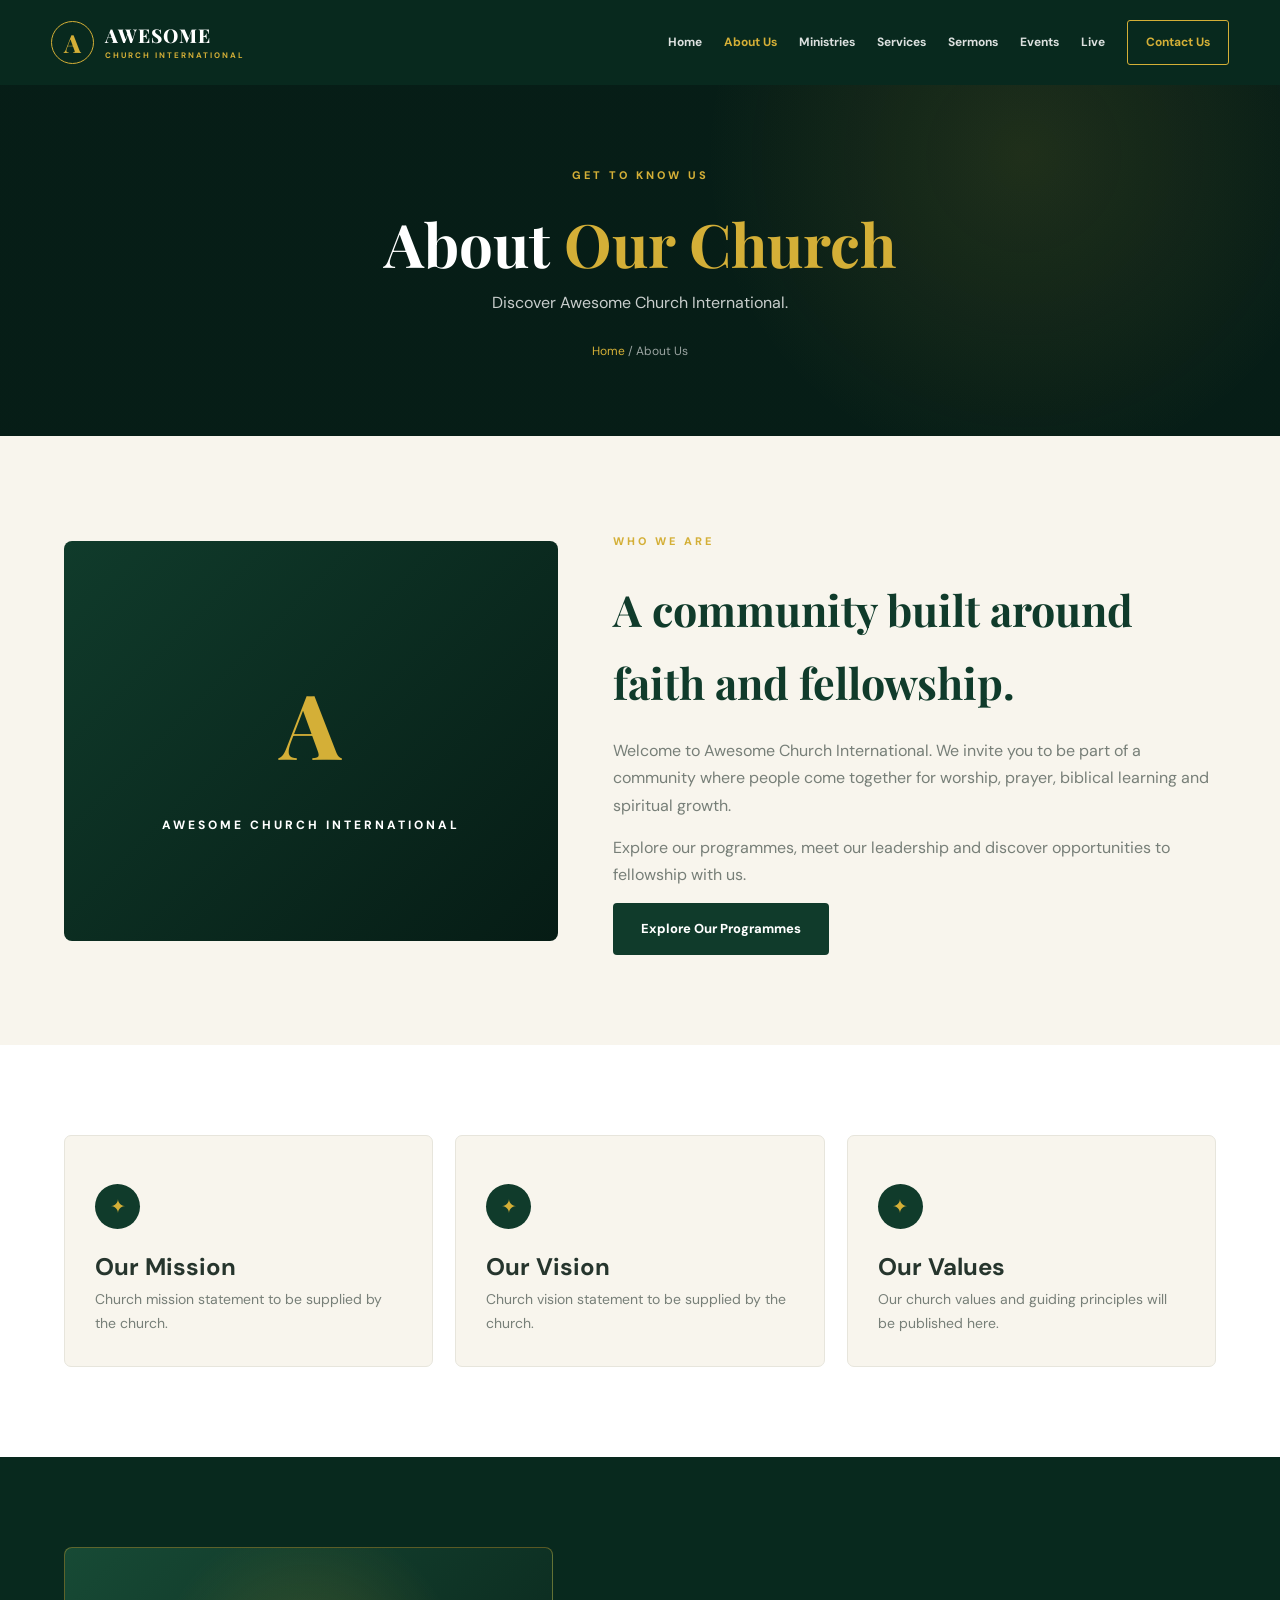
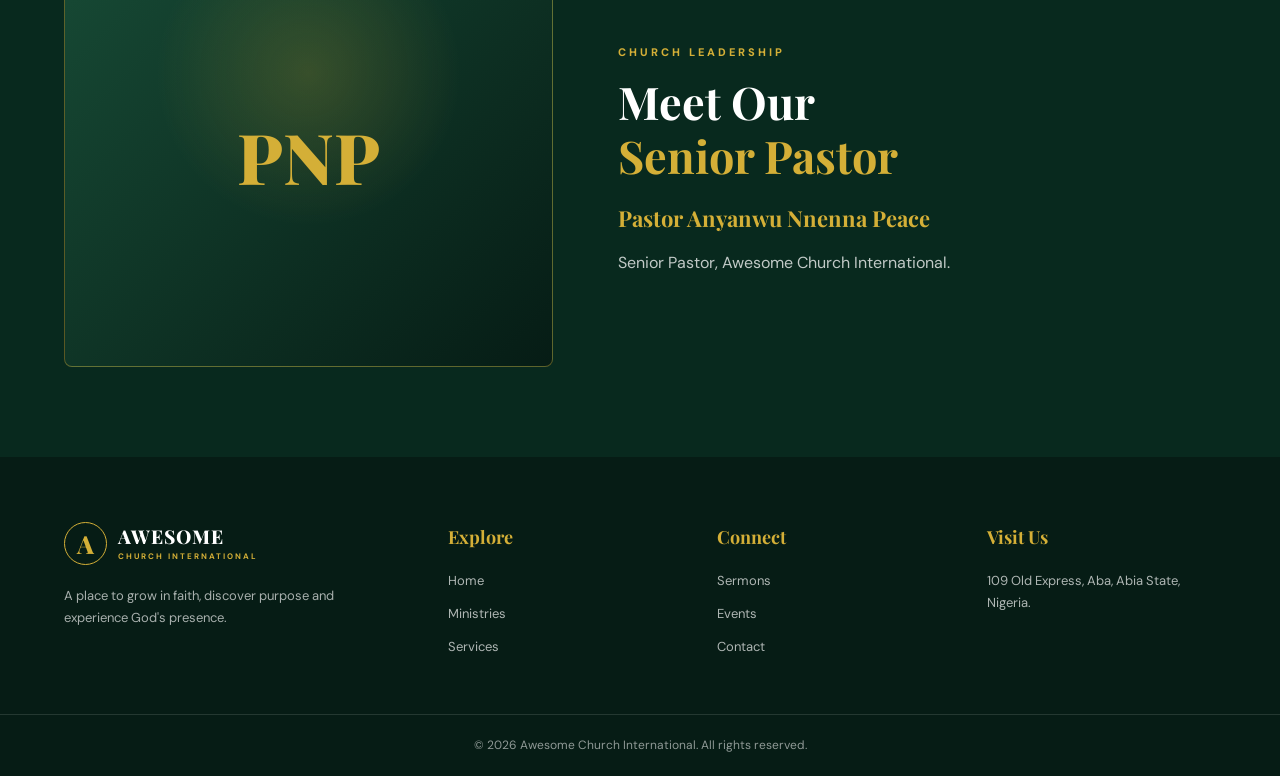
<file: about.html>
<!DOCTYPE html>
<html lang="en">
<head>
    <meta charset="UTF-8">
    <meta name="viewport" content="width=device-width, initial-scale=1.0">
    <title>About Us | Awesome Church International</title>
    <link rel="preconnect" href="https://fonts.googleapis.com">
    <link rel="preconnect" href="https://fonts.gstatic.com" crossorigin>
    <link href="https://fonts.googleapis.com/css2?family=DM+Sans:wght@400;500;600;700;800&family=Playfair+Display:wght@500;600;700;800&display=swap" rel="stylesheet">
    <link rel="stylesheet" href="style.css">
</head>
<body>

<header class="header" id="header">
    <div class="nav-container">
        <a href="index.html" class="logo">
            <span class="logo-icon">A</span>
            <span class="logo-text">AWESOME<small>CHURCH INTERNATIONAL</small></span>
        </a>
        <button class="menu-toggle" id="menu-toggle" aria-label="Open navigation" aria-expanded="false">
            <span></span><span></span><span></span>
        </button>
        <nav class="navigation" id="navigation">
            <a href="index.html">Home</a>
            <a href="about.html" class="active">About Us</a>
            <a href="ministries.html">Ministries</a>
            <a href="services.html">Services</a>
            <a href="sermons.html">Sermons</a>
            <a href="events.html">Events</a>
            <a href="live.html">Live</a>
            <a href="contact.html" class="nav-button">Contact Us</a>
        </nav>
    </div>
</header>

<main>
    <section class="page-hero">
        <div class="container">
            <span class="section-label">GET TO KNOW US</span>
            <h1>About <span>Our Church</span></h1>
            <p>Discover Awesome Church International.</p>
            <div class="breadcrumb"><a href="index.html">Home</a> / About Us</div>
        </div>
    </section>

    <section class="section">
        <div class="container about-grid">
            <div class="about-visual reveal">
                <div class="about-visual-inner">
                    <span>A</span>
                    <p>AWESOME CHURCH INTERNATIONAL</p>
                </div>
            </div>
            <div class="about-content reveal">
                <span class="section-label">WHO WE ARE</span>
                <h2>A community built around <span>faith and fellowship.</span></h2>
                <p>
                    Welcome to Awesome Church International. We invite you
                    to be part of a community where people come together
                    for worship, prayer, biblical learning and spiritual growth.
                </p>
                <p>
                    Explore our programmes, meet our leadership and discover
                    opportunities to fellowship with us.
                </p>
                <a href="services.html" class="btn btn-dark">Explore Our Programmes</a>
            </div>
        </div>
    </section>

    <section class="section mission-section">
        <div class="container mission-grid">
            <article class="mission-card reveal">
                <span class="programme-icon">✦</span>
                <h2>Our Mission</h2>
                <p>Church mission statement to be supplied by the church.</p>
            </article>
            <article class="mission-card reveal">
                <span class="programme-icon">✦</span>
                <h2>Our Vision</h2>
                <p>Church vision statement to be supplied by the church.</p>
            </article>
            <article class="mission-card reveal">
                <span class="programme-icon">✦</span>
                <h2>Our Values</h2>
                <p>Our church values and guiding principles will be published here.</p>
            </article>
        </div>
    </section>

    <section class="section pastor-section">
        <div class="container pastor-grid">
            <div class="pastor-image reveal">
                <div class="pastor-placeholder"><span>PNP</span></div>
            </div>
            <div class="pastor-content reveal">
                <span class="section-label">CHURCH LEADERSHIP</span>
                <h2>Meet Our <span>Senior Pastor</span></h2>
                <h3>Pastor Anyanwu Nnenna Peace</h3>
                <p>Senior Pastor, Awesome Church International.</p>
            </div>
        </div>
    </section>
</main>

<footer class="footer">
    <div class="container footer-grid">
        <div class="footer-brand">
            <a href="index.html" class="logo footer-logo"><span class="logo-icon">A</span><span class="logo-text">AWESOME<small>CHURCH INTERNATIONAL</small></span></a>
            <p>A place to grow in faith, discover purpose and experience God's presence.</p>
        </div>
        <div class="footer-links">
            <h3>Explore</h3>
            <a href="index.html">Home</a><a href="ministries.html">Ministries</a><a href="services.html">Services</a>
        </div>
        <div class="footer-links">
            <h3>Connect</h3>
            <a href="sermons.html">Sermons</a><a href="events.html">Events</a><a href="contact.html">Contact</a>
        </div>
        <div class="footer-links">
            <h3>Visit Us</h3>
            <p>109 Old Express, Aba, Abia State, Nigeria.</p>
        </div>
    </div>
    <div class="footer-bottom"><div class="container"><p>© <span id="current-year"></span> Awesome Church International. All rights reserved.</p></div></div>
</footer>

<script src="script.js"></script>
</body>
</html>
</file>
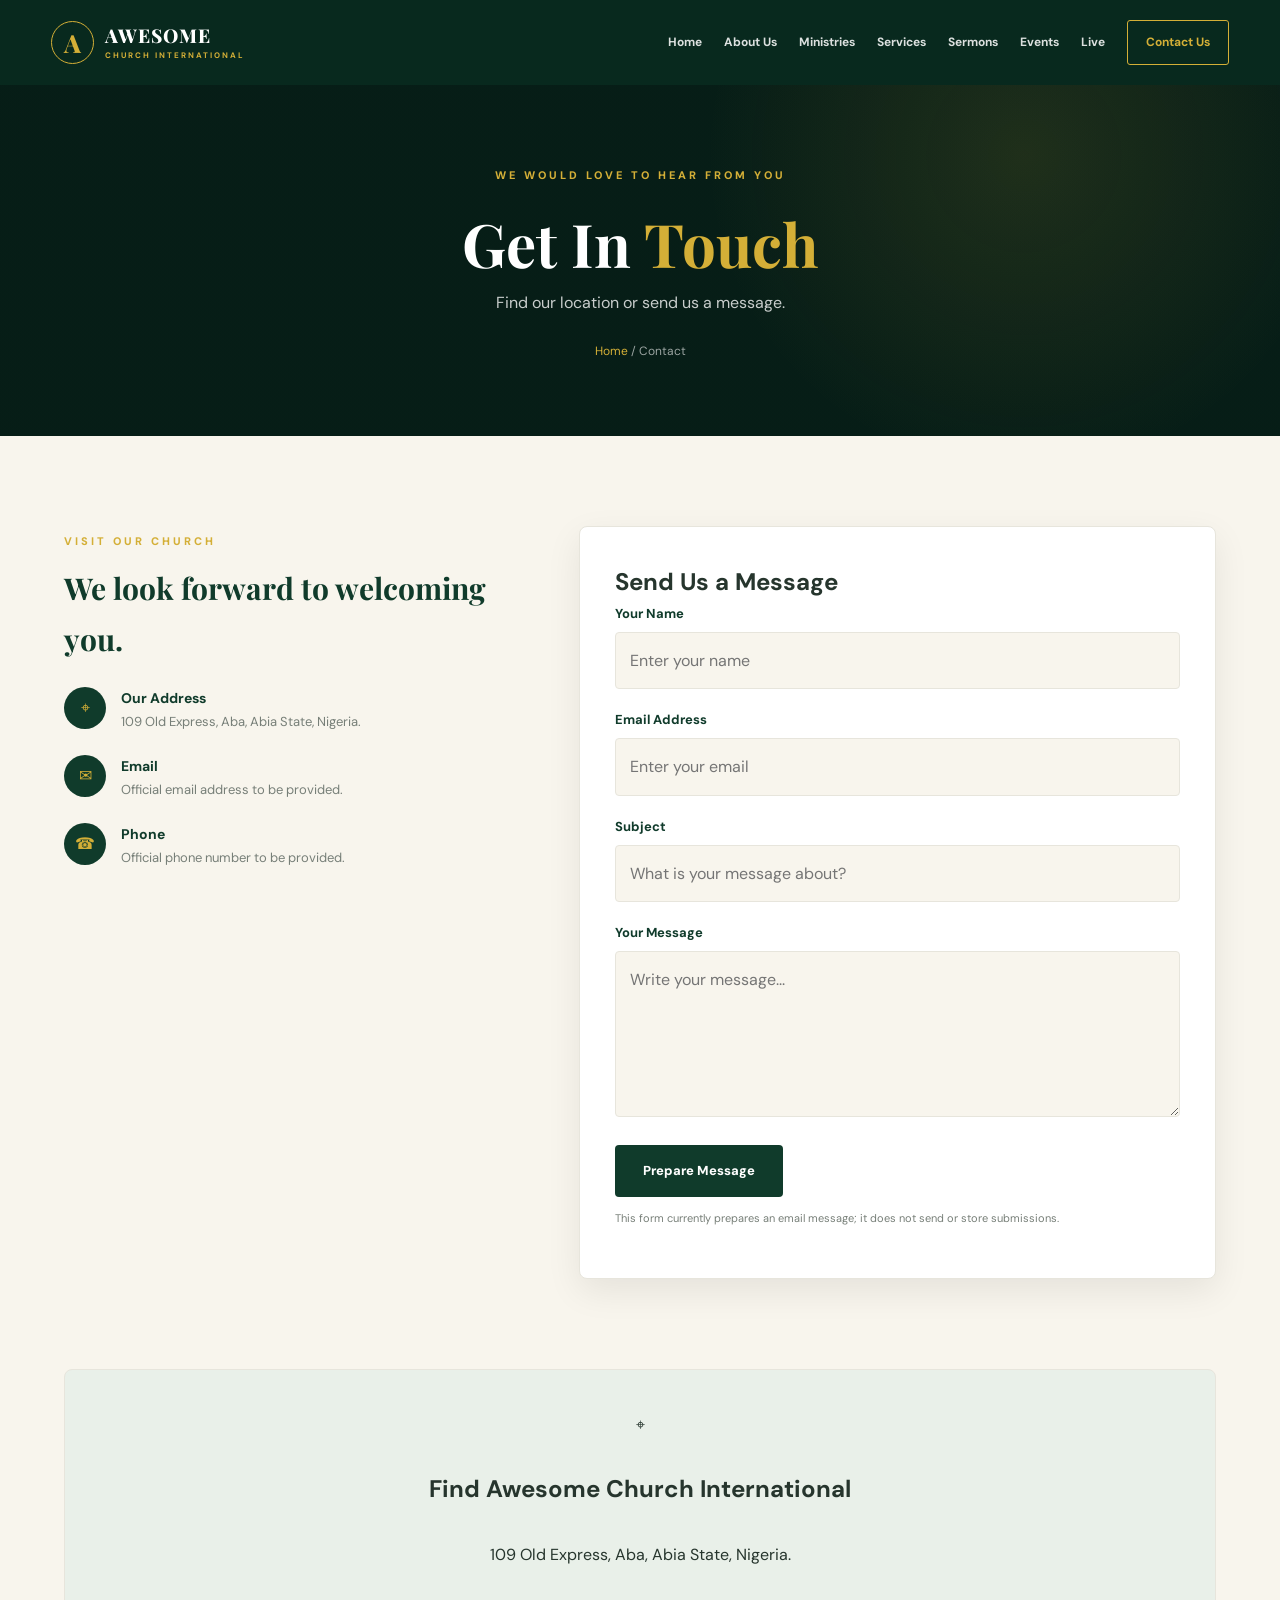
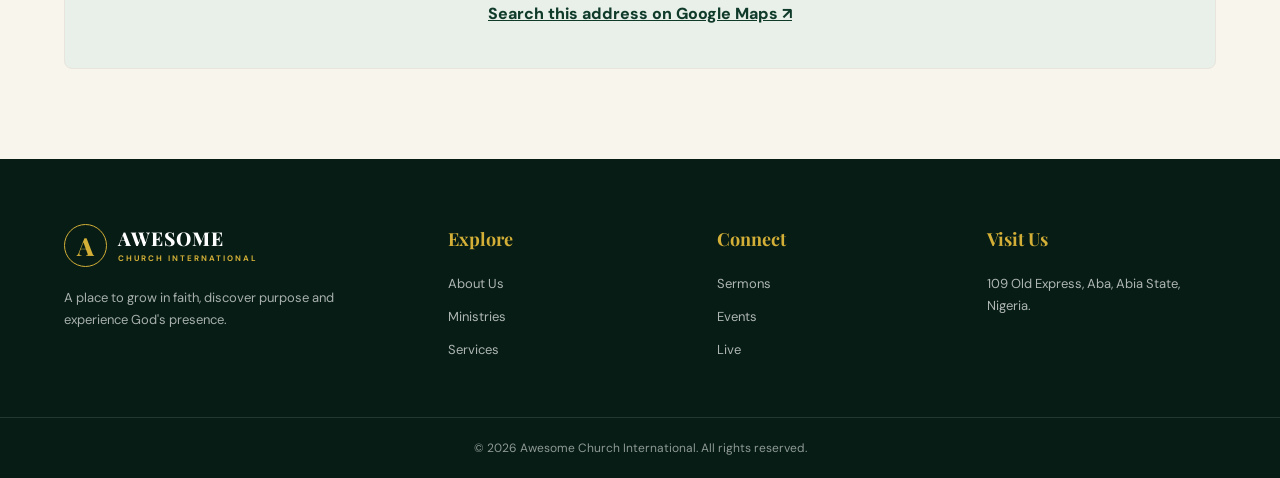
<file: contact.html>
<!DOCTYPE html>
<html lang="en">
<head>
    <meta charset="UTF-8">
    <meta name="viewport" content="width=device-width, initial-scale=1.0">
    <title>Contact Us | Awesome Church International</title>
    <link rel="preconnect" href="https://fonts.googleapis.com">
    <link rel="preconnect" href="https://fonts.gstatic.com" crossorigin>
    <link href="https://fonts.googleapis.com/css2?family=DM+Sans:wght@400;500;600;700;800&family=Playfair+Display:wght@500;600;700;800&display=swap" rel="stylesheet">
    <link rel="stylesheet" href="style.css">
</head>
<body>

<header class="header" id="header">
    <div class="nav-container">
        <a href="index.html" class="logo"><span class="logo-icon">A</span><span class="logo-text">AWESOME<small>CHURCH INTERNATIONAL</small></span></a>
        <button class="menu-toggle" id="menu-toggle" aria-label="Open navigation" aria-expanded="false"><span></span><span></span><span></span></button>
        <nav class="navigation" id="navigation">
            <a href="index.html">Home</a><a href="about.html">About Us</a><a href="ministries.html">Ministries</a>
            <a href="services.html">Services</a><a href="sermons.html">Sermons</a>
            <a href="events.html">Events</a><a href="live.html">Live</a>
            <a href="contact.html" class="nav-button active">Contact Us</a>
        </nav>
    </div>
</header>

<main>
    <section class="page-hero">
        <div class="container">
            <span class="section-label">WE WOULD LOVE TO HEAR FROM YOU</span>
            <h1>Get In <span>Touch</span></h1>
            <p>Find our location or send us a message.</p>
            <div class="breadcrumb"><a href="index.html">Home</a> / Contact</div>
        </div>
    </section>

    <section class="section">
        <div class="container contact-grid">
            <div class="contact-info reveal">
                <span class="section-label">VISIT OUR CHURCH</span>
                <h2>We look forward to <span>welcoming you.</span></h2>

                <div class="contact-detail">
                    <span>⌖</span>
                    <div><h3>Our Address</h3><p>109 Old Express, Aba, Abia State, Nigeria.</p></div>
                </div>

                <div class="contact-detail">
                    <span>✉</span>
                    <div><h3>Email</h3><p>Official email address to be provided.</p></div>
                </div>

                <div class="contact-detail">
                    <span>☎</span>
                    <div><h3>Phone</h3><p>Official phone number to be provided.</p></div>
                </div>
            </div>

            <form class="contact-form reveal" id="contact-form">
                <h2>Send Us a Message</h2>

                <label for="contact-name">Your Name</label>
                <input type="text" id="contact-name" name="name" placeholder="Enter your name" required>

                <label for="contact-email">Email Address</label>
                <input type="email" id="contact-email" name="email" placeholder="Enter your email" required>

                <label for="contact-subject">Subject</label>
                <input type="text" id="contact-subject" name="subject" placeholder="What is your message about?" required>

                <label for="contact-message">Your Message</label>
                <textarea id="contact-message" name="message" rows="5" placeholder="Write your message..." required></textarea>

                <button type="submit" class="btn btn-dark">Prepare Message</button>
                <p class="form-note">This form currently prepares an email message; it does not send or store submissions.</p>
                <p class="form-status" id="form-status" aria-live="polite"></p>
            </form>
        </div>
    </section>

    <section class="map-section">
        <div class="container">
            <div class="map-placeholder">
                <span>⌖</span>
                <h2>Find Awesome Church International</h2>
                <p>109 Old Express, Aba, Abia State, Nigeria.</p>
                <a href="https://www.google.com/maps/search/?api=1&query=109+Old+Express+Aba+Abia+State+Nigeria" target="_blank" rel="noopener noreferrer">Search this address on Google Maps ↗</a>
            </div>
        </div>
    </section>
</main>

<footer class="footer">
    <div class="container footer-grid">
        <div class="footer-brand"><a href="index.html" class="logo footer-logo"><span class="logo-icon">A</span><span class="logo-text">AWESOME<small>CHURCH INTERNATIONAL</small></span></a><p>A place to grow in faith, discover purpose and experience God's presence.</p></div>
        <div class="footer-links"><h3>Explore</h3><a href="about.html">About Us</a><a href="ministries.html">Ministries</a><a href="services.html">Services</a></div>
        <div class="footer-links"><h3>Connect</h3><a href="sermons.html">Sermons</a><a href="events.html">Events</a><a href="live.html">Live</a></div>
        <div class="footer-links"><h3>Visit Us</h3><p>109 Old Express, Aba, Abia State, Nigeria.</p></div>
    </div>
    <div class="footer-bottom"><div class="container"><p>© <span id="current-year"></span> Awesome Church International. All rights reserved.</p></div></div>
</footer>

<script src="script.js"></script>
</body>
</html>
</file>
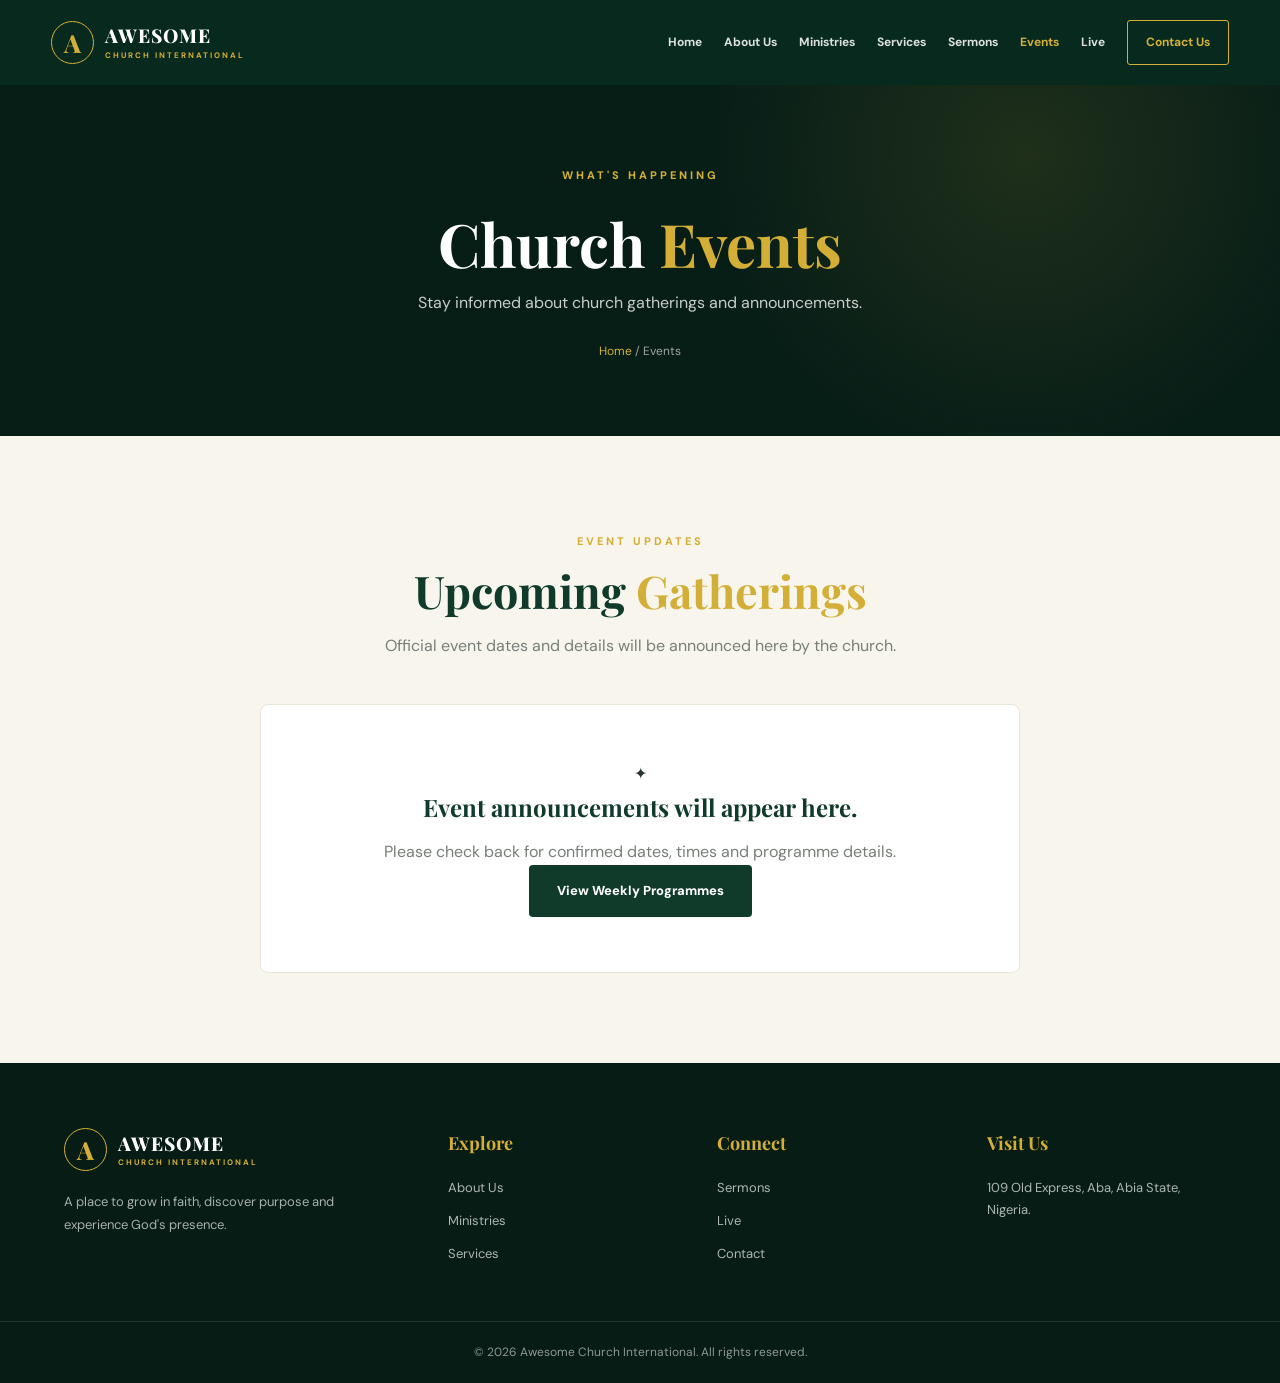
<file: events.html>
<!DOCTYPE html>
<html lang="en">
<head>
    <meta charset="UTF-8">
    <meta name="viewport" content="width=device-width, initial-scale=1.0">
    <title>Events | Awesome Church International</title>
    <link rel="preconnect" href="https://fonts.googleapis.com">
    <link rel="preconnect" href="https://fonts.gstatic.com" crossorigin>
    <link href="https://fonts.googleapis.com/css2?family=DM+Sans:wght@400;500;600;700;800&family=Playfair+Display:wght@500;600;700;800&display=swap" rel="stylesheet">
    <link rel="stylesheet" href="style.css">
</head>
<body>

<header class="header" id="header">
    <div class="nav-container">
        <a href="index.html" class="logo"><span class="logo-icon">A</span><span class="logo-text">AWESOME<small>CHURCH INTERNATIONAL</small></span></a>
        <button class="menu-toggle" id="menu-toggle" aria-label="Open navigation" aria-expanded="false"><span></span><span></span><span></span></button>
        <nav class="navigation" id="navigation">
            <a href="index.html">Home</a><a href="about.html">About Us</a><a href="ministries.html">Ministries</a>
            <a href="services.html">Services</a><a href="sermons.html">Sermons</a>
            <a href="events.html" class="active">Events</a><a href="live.html">Live</a>
            <a href="contact.html" class="nav-button">Contact Us</a>
        </nav>
    </div>
</header>

<main>
    <section class="page-hero">
        <div class="container">
            <span class="section-label">WHAT'S HAPPENING</span>
            <h1>Church <span>Events</span></h1>
            <p>Stay informed about church gatherings and announcements.</p>
            <div class="breadcrumb"><a href="index.html">Home</a> / Events</div>
        </div>
    </section>

    <section class="section">
        <div class="container">
            <div class="section-heading reveal">
                <span class="section-label">EVENT UPDATES</span>
                <h2>Upcoming <span>Gatherings</span></h2>
                <p>Official event dates and details will be announced here by the church.</p>
            </div>

            <div class="event-empty reveal">
                <span>✦</span>
                <h3>Event announcements will appear here.</h3>
                <p>Please check back for confirmed dates, times and programme details.</p>
                <a href="services.html" class="btn btn-dark">View Weekly Programmes</a>
            </div>
        </div>
    </section>
</main>

<footer class="footer">
    <div class="container footer-grid">
        <div class="footer-brand"><a href="index.html" class="logo footer-logo"><span class="logo-icon">A</span><span class="logo-text">AWESOME<small>CHURCH INTERNATIONAL</small></span></a><p>A place to grow in faith, discover purpose and experience God's presence.</p></div>
        <div class="footer-links"><h3>Explore</h3><a href="about.html">About Us</a><a href="ministries.html">Ministries</a><a href="services.html">Services</a></div>
        <div class="footer-links"><h3>Connect</h3><a href="sermons.html">Sermons</a><a href="live.html">Live</a><a href="contact.html">Contact</a></div>
        <div class="footer-links"><h3>Visit Us</h3><p>109 Old Express, Aba, Abia State, Nigeria.</p></div>
    </div>
    <div class="footer-bottom"><div class="container"><p>© <span id="current-year"></span> Awesome Church International. All rights reserved.</p></div></div>
</footer>

<script src="script.js"></script>
</body>
</html>
</file>
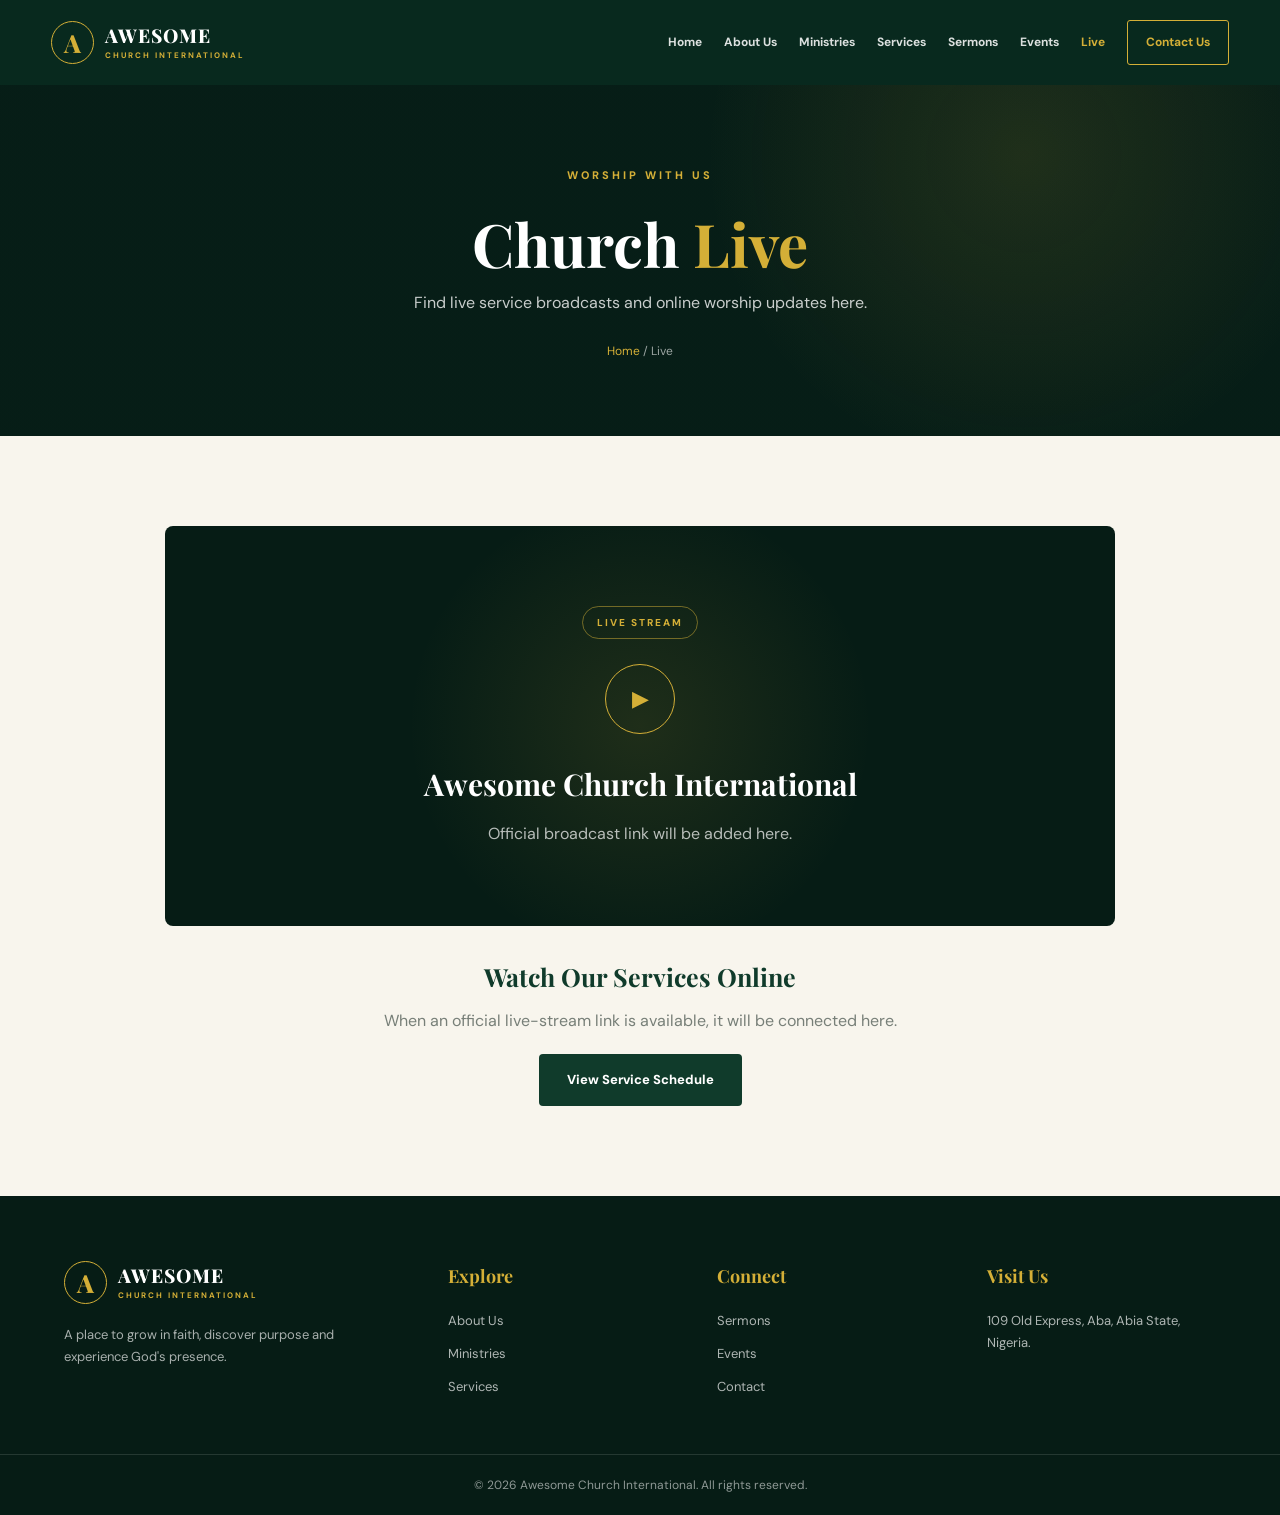
<file: live.html>
<!DOCTYPE html>
<html lang="en">
<head>
    <meta charset="UTF-8">
    <meta name="viewport" content="width=device-width, initial-scale=1.0">
    <title>Live | Awesome Church International</title>
    <link rel="preconnect" href="https://fonts.googleapis.com">
    <link rel="preconnect" href="https://fonts.gstatic.com" crossorigin>
    <link href="https://fonts.googleapis.com/css2?family=DM+Sans:wght@400;500;600;700;800&family=Playfair+Display:wght@500;600;700;800&display=swap" rel="stylesheet">
    <link rel="stylesheet" href="style.css">
</head>
<body>

<header class="header" id="header">
    <div class="nav-container">
        <a href="index.html" class="logo"><span class="logo-icon">A</span><span class="logo-text">AWESOME<small>CHURCH INTERNATIONAL</small></span></a>
        <button class="menu-toggle" id="menu-toggle" aria-label="Open navigation" aria-expanded="false"><span></span><span></span><span></span></button>
        <nav class="navigation" id="navigation">
            <a href="index.html">Home</a><a href="about.html">About Us</a><a href="ministries.html">Ministries</a>
            <a href="services.html">Services</a><a href="sermons.html">Sermons</a>
            <a href="events.html">Events</a><a href="live.html" class="active">Live</a>
            <a href="contact.html" class="nav-button">Contact Us</a>
        </nav>
    </div>
</header>

<main>
    <section class="page-hero">
        <div class="container">
            <span class="section-label">WORSHIP WITH US</span>
            <h1>Church <span>Live</span></h1>
            <p>Find live service broadcasts and online worship updates here.</p>
            <div class="breadcrumb"><a href="index.html">Home</a> / Live</div>
        </div>
    </section>

    <section class="section">
        <div class="container">
            <div class="live-container reveal">
                <div class="live-screen">
                    <div class="live-screen-content">
                        <span class="live-indicator">LIVE STREAM</span>
                        <div class="live-play">▶</div>
                        <h2>Awesome Church International</h2>
                        <p>Official broadcast link will be added here.</p>
                    </div>
                </div>
                <div class="live-info">
                    <h3>Watch Our Services Online</h3>
                    <p>When an official live-stream link is available, it will be connected here.</p>
                    <a href="services.html" class="btn btn-dark">View Service Schedule</a>
                </div>
            </div>
        </div>
    </section>
</main>

<footer class="footer">
    <div class="container footer-grid">
        <div class="footer-brand"><a href="index.html" class="logo footer-logo"><span class="logo-icon">A</span><span class="logo-text">AWESOME<small>CHURCH INTERNATIONAL</small></span></a><p>A place to grow in faith, discover purpose and experience God's presence.</p></div>
        <div class="footer-links"><h3>Explore</h3><a href="about.html">About Us</a><a href="ministries.html">Ministries</a><a href="services.html">Services</a></div>
        <div class="footer-links"><h3>Connect</h3><a href="sermons.html">Sermons</a><a href="events.html">Events</a><a href="contact.html">Contact</a></div>
        <div class="footer-links"><h3>Visit Us</h3><p>109 Old Express, Aba, Abia State, Nigeria.</p></div>
    </div>
    <div class="footer-bottom"><div class="container"><p>© <span id="current-year"></span> Awesome Church International. All rights reserved.</p></div></div>
</footer>

<script src="script.js"></script>
</body>
</html>
</file>
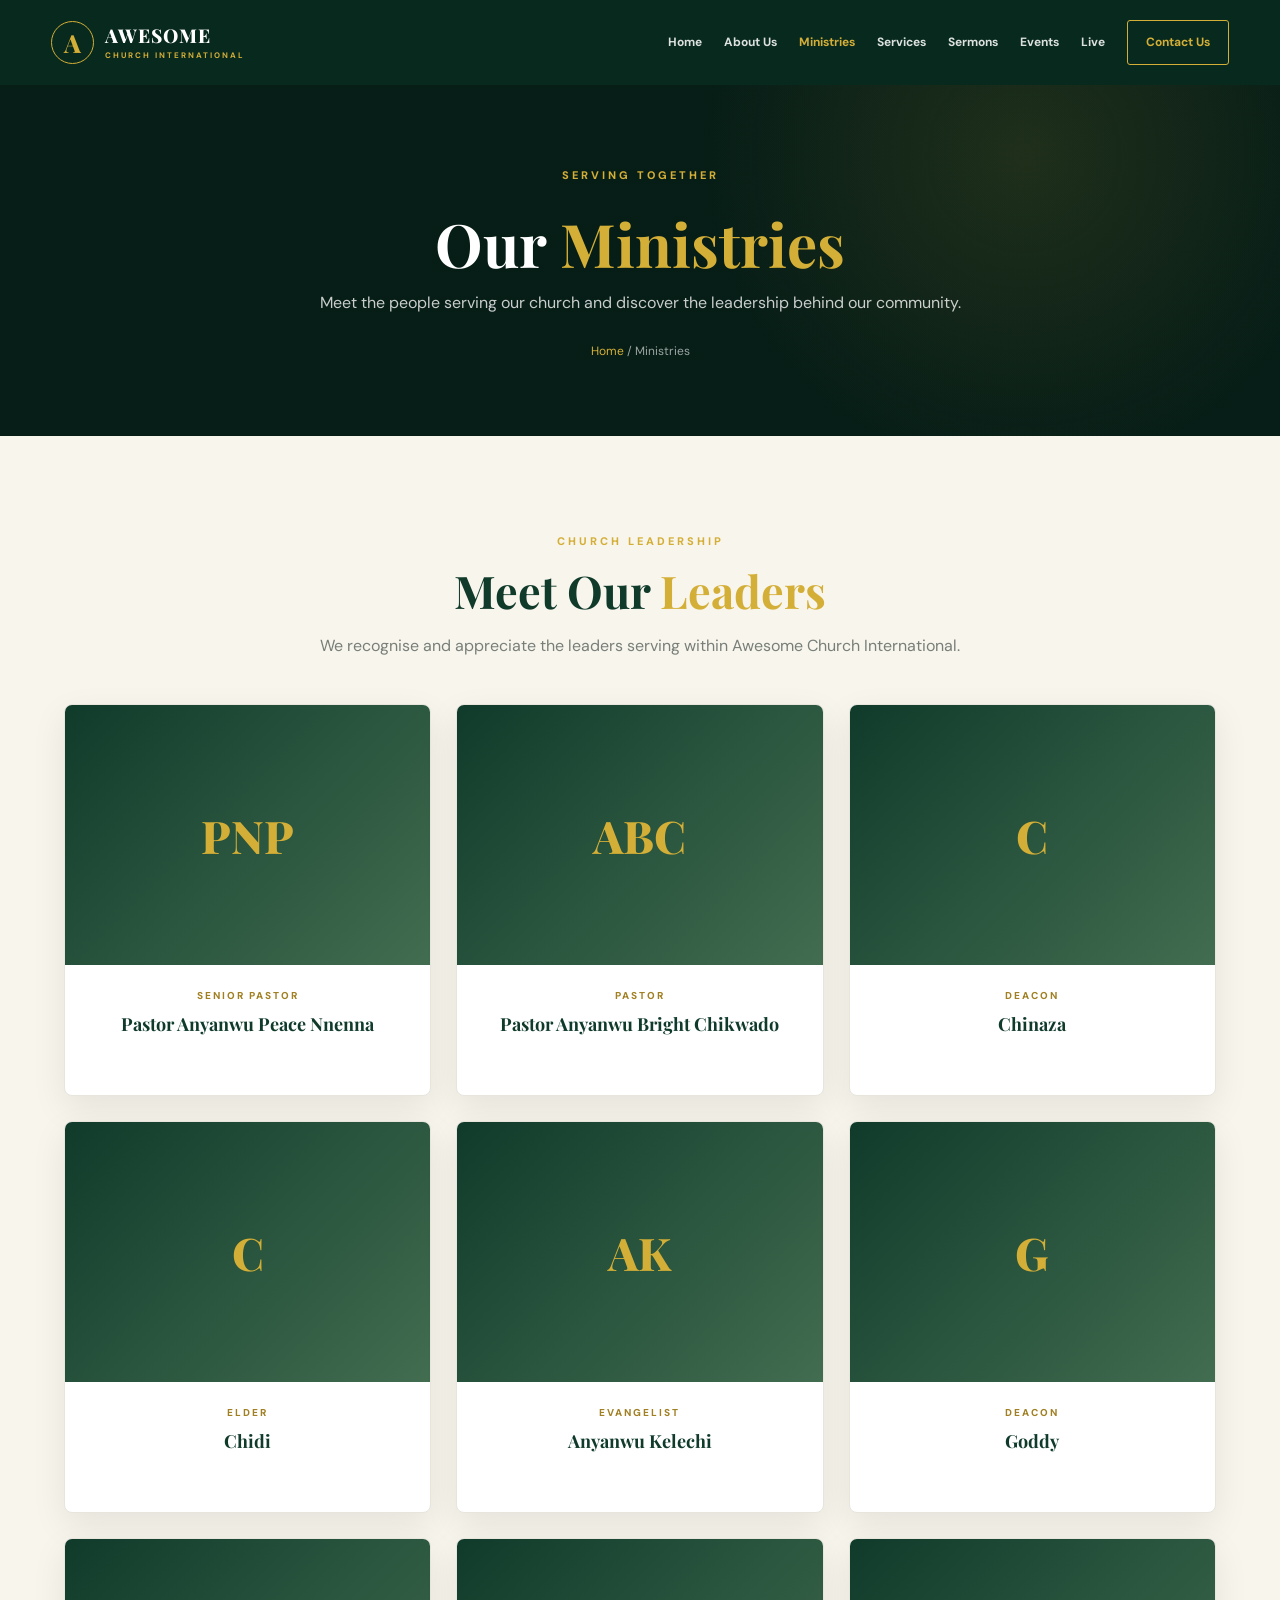
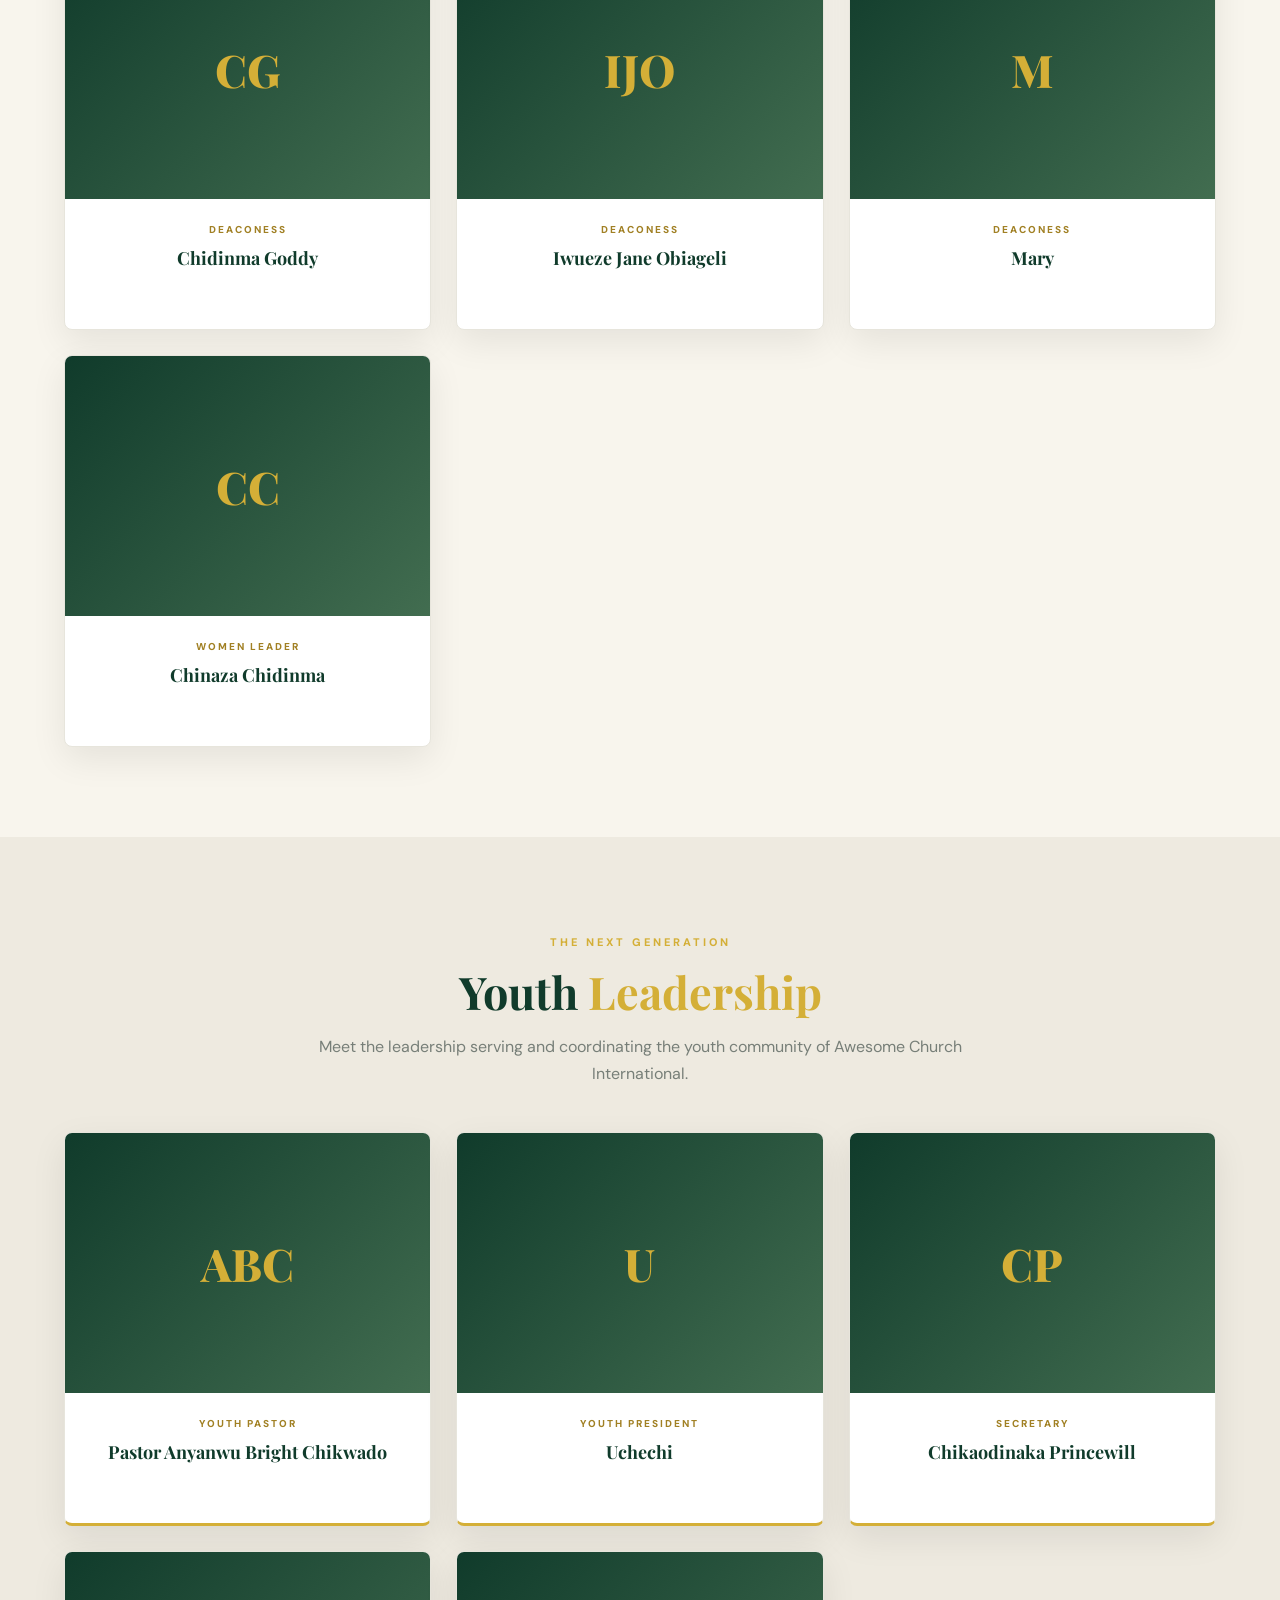
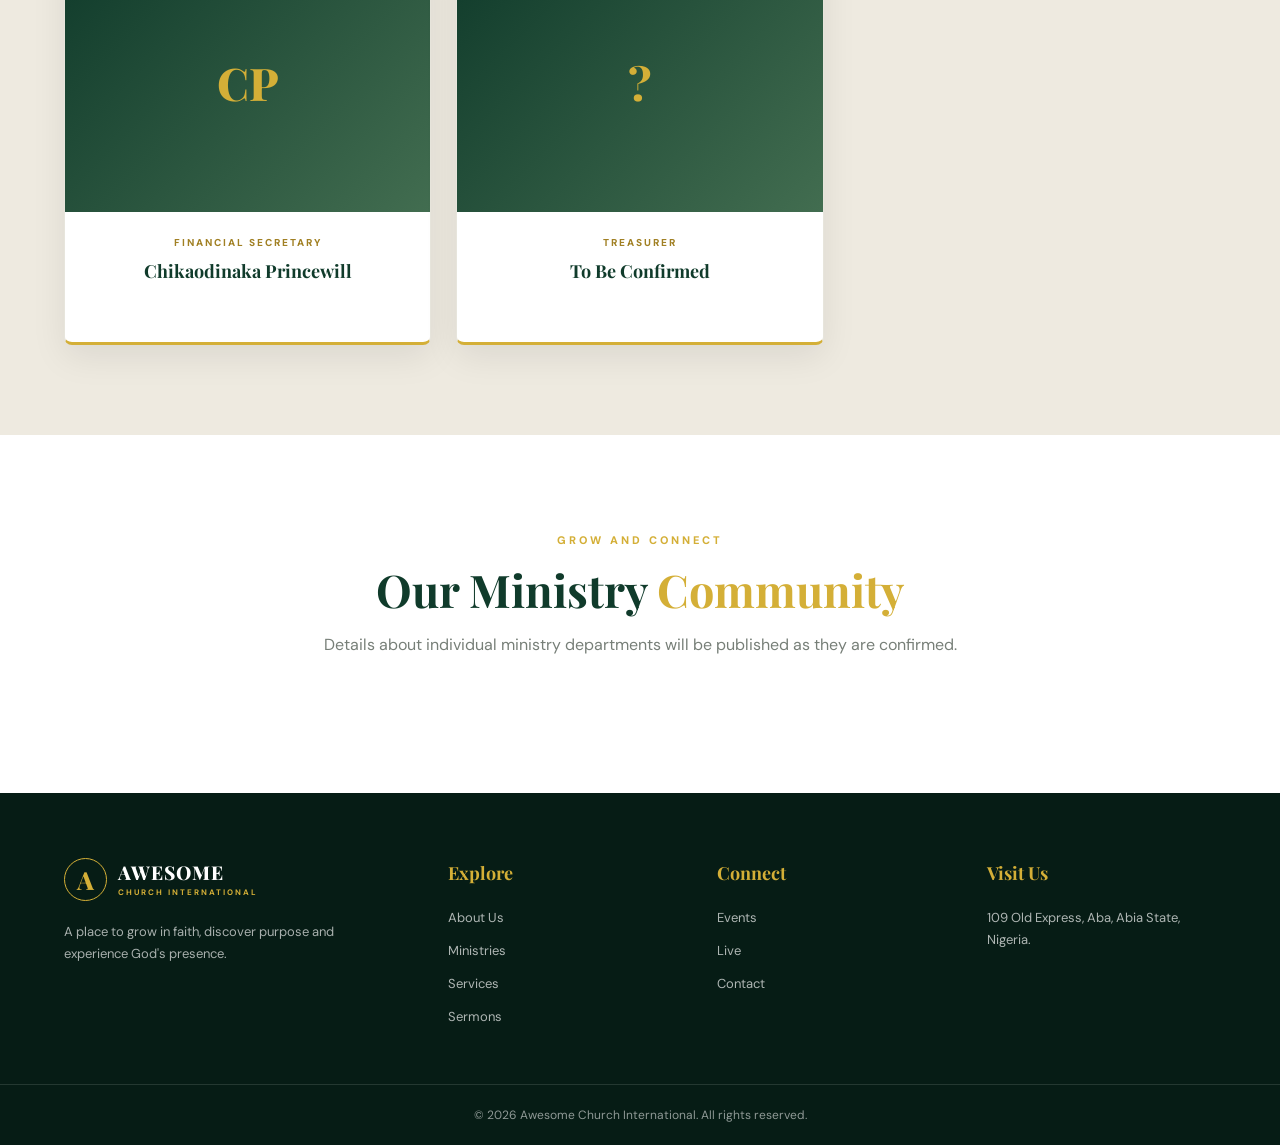
<file: ministries.html>
<!DOCTYPE html>
<html lang="en">
<head>
    <meta charset="UTF-8">
    <meta name="viewport" content="width=device-width, initial-scale=1.0">

    <title>Ministries & Leadership | Awesome Church International</title>
    <meta name="description" content="Meet the leadership and discover the ministries of Awesome Church International, Aba, Abia State.">

    <link rel="preconnect" href="https://fonts.googleapis.com">
    <link rel="preconnect" href="https://fonts.gstatic.com" crossorigin>

    <link href="https://fonts.googleapis.com/css2?family=DM+Sans:wght@400;500;600;700;800&family=Playfair+Display:wght@500;600;700;800&display=swap" rel="stylesheet">
    <link rel="stylesheet" href="style.css">
</head>

<body>

<header class="header" id="header">
    <div class="nav-container">

        <a href="index.html" class="logo">
            <span class="logo-icon">A</span>
            <span class="logo-text">
                AWESOME
                <small>CHURCH INTERNATIONAL</small>
            </span>
        </a>

        <button class="menu-toggle" id="menu-toggle"
            aria-label="Open navigation" aria-expanded="false">
            <span></span>
            <span></span>
            <span></span>
        </button>

        <nav class="navigation" id="navigation">
            <a href="index.html">Home</a>
            <a href="about.html">About Us</a>
            <a href="ministries.html" class="active">Ministries</a>
            <a href="services.html">Services</a>
            <a href="sermons.html">Sermons</a>
            <a href="events.html">Events</a>
            <a href="live.html">Live</a>
            <a href="contact.html" class="nav-button">Contact Us</a>
        </nav>

    </div>
</header>


<main>

    <!-- PAGE HERO -->
    <section class="page-hero">
        <div class="container">

            <span class="section-label">SERVING TOGETHER</span>

            <h1>Our <span>Ministries</span></h1>

            <p>
                Meet the people serving our church and discover
                the leadership behind our community.
            </p>

            <div class="breadcrumb">
                <a href="index.html">Home</a> / Ministries
            </div>

        </div>
    </section>


    <!-- MAIN CHURCH LEADERSHIP -->
    <section class="section leadership-section">

        <div class="container">

            <div class="section-heading reveal">

                <span class="section-label">CHURCH LEADERSHIP</span>

                <h2>Meet Our <span>Leaders</span></h2>

                <p>
                    We recognise and appreciate the leaders
                    serving within Awesome Church International.
                </p>

            </div>


            <div class="leaders-grid">

                <!-- SENIOR PASTOR -->
                <article class="leader-card">

                    <div class="leader-photo leader-placeholder">
                        <span>PNP</span>
                    </div>

                    <div class="leader-info">
                        <span class="leader-role">SENIOR PASTOR</span>
                        <h3>Pastor Anyanwu Peace Nnenna</h3>
                    </div>

                </article>


                <!-- PASTOR -->
                <article class="leader-card">

                    <div class="leader-photo leader-placeholder">
                        <span>ABC</span>
                    </div>

                    <div class="leader-info">
                        <span class="leader-role">PASTOR</span>
                        <h3>Pastor Anyanwu Bright Chikwado</h3>
                    </div>

                </article>


                <!-- DEACON -->
                <article class="leader-card">

                    <div class="leader-photo leader-placeholder">
                        <span>C</span>
                    </div>

                    <div class="leader-info">
                        <span class="leader-role">DEACON</span>
                        <h3>Chinaza</h3>
                    </div>

                </article>


                <!-- ELDER -->
                <article class="leader-card">

                    <div class="leader-photo leader-placeholder">
                        <span>C</span>
                    </div>

                    <div class="leader-info">
                        <span class="leader-role">ELDER</span>
                        <h3>Chidi</h3>
                    </div>

                </article>


                <!-- EVANGELIST -->
                <article class="leader-card">

                    <div class="leader-photo leader-placeholder">
                        <span>AK</span>
                    </div>

                    <div class="leader-info">
                        <span class="leader-role">EVANGELIST</span>
                        <h3>Anyanwu Kelechi</h3>
                    </div>

                </article>


                <!-- DEACON -->
                <article class="leader-card">

                    <div class="leader-photo leader-placeholder">
                        <span>G</span>
                    </div>

                    <div class="leader-info">
                        <span class="leader-role">DEACON</span>
                        <h3>Goddy</h3>
                    </div>

                </article>


                <!-- DEACONESS -->
                <article class="leader-card">

                    <div class="leader-photo leader-placeholder">
                        <span>CG</span>
                    </div>

                    <div class="leader-info">
                        <span class="leader-role">DEACONESS</span>
                        <h3>Chidinma Goddy</h3>
                    </div>

                </article>


                <!-- DEACONESS -->
                <article class="leader-card">

                    <div class="leader-photo leader-placeholder">
                        <span>IJO</span>
                    </div>

                    <div class="leader-info">
                        <span class="leader-role">DEACONESS</span>
                        <h3>Iwueze Jane Obiageli</h3>
                    </div>

                </article>


                <!-- DEACONESS -->
                <article class="leader-card">

                    <div class="leader-photo leader-placeholder">
                        <span>M</span>
                    </div>

                    <div class="leader-info">
                        <span class="leader-role">DEACONESS</span>
                        <h3>Mary</h3>
                    </div>

                </article>


                <!-- WOMEN LEADER -->
                <article class="leader-card">

                    <div class="leader-photo leader-placeholder">
                        <span>CC</span>
                    </div>

                    <div class="leader-info">
                        <span class="leader-role">WOMEN LEADER</span>
                        <h3>Chinaza Chidinma</h3>
                    </div>

                </article>

            </div>

        </div>

    </section>


    <!-- YOUTH LEADERSHIP -->
    <section class="section youth-section">

        <div class="container">

            <div class="section-heading reveal">

                <span class="section-label">THE NEXT GENERATION</span>

                <h2>Youth <span>Leadership</span></h2>

                <p>
                    Meet the leadership serving and coordinating
                    the youth community of Awesome Church International.
                </p>

            </div>


            <div class="leaders-grid youth-leaders-grid">

                <!-- YOUTH PASTOR -->
                <article class="leader-card youth-card">

                    <div class="leader-photo leader-placeholder">
                        <span>ABC</span>
                    </div>

                    <div class="leader-info">
                        <span class="leader-role">YOUTH PASTOR</span>
                        <h3>Pastor Anyanwu Bright Chikwado</h3>
                    </div>

                </article>


                <!-- YOUTH PRESIDENT -->
                <article class="leader-card youth-card">

                    <div class="leader-photo leader-placeholder">
                        <span>U</span>
                    </div>

                    <div class="leader-info">
                        <span class="leader-role">YOUTH PRESIDENT</span>
                        <h3>Uchechi</h3>
                    </div>

                </article>


                <!-- SECRETARY -->
                <article class="leader-card youth-card">

                    <div class="leader-photo leader-placeholder">
                        <span>CP</span>
                    </div>

                    <div class="leader-info">
                        <span class="leader-role">SECRETARY</span>
                        <h3>Chikaodinaka Princewill</h3>
                    </div>

                </article>


                <!-- FINANCIAL SECRETARY -->
                <article class="leader-card youth-card">

                    <div class="leader-photo leader-placeholder">
                        <span>CP</span>
                    </div>

                    <div class="leader-info">
                        <span class="leader-role">FINANCIAL SECRETARY</span>
                        <h3>Chikaodinaka Princewill</h3>
                    </div>

                </article>


                <!-- TREASURER -->
                <article class="leader-card youth-card">

                    <div class="leader-photo leader-placeholder">
                        <span>?</span>
                    </div>

                    <div class="leader-info">
                        <span class="leader-role">TREASURER</span>
                        <h3>To Be Confirmed</h3>
                    </div>

                </article>

            </div>

        </div>

    </section>


    <!-- MINISTRY AREAS -->
    <section class="section ministry-section">

        <div class="container">

            <div class="section-heading reveal">

                <span class="section-label">GROW AND CONNECT</span>

                <h2>Our Ministry <span>Community</span></h2>

                <p>
                    Details about individual ministry departments
                    will be published as they are confirmed.
                </p>

            </div>

        </div>

    </section>

</main>


<!-- FOOTER -->
<footer class="footer">

    <div class="container footer-grid">

        <div class="footer-brand">

            <a href="index.html" class="logo footer-logo">
                <span class="logo-icon">A</span>

                <span class="logo-text">
                    AWESOME
                    <small>CHURCH INTERNATIONAL</small>
                </span>
            </a>

            <p>
                A place to grow in faith, discover purpose
                and experience God's presence.
            </p>

        </div>


        <div class="footer-links">
            <h3>Explore</h3>
            <a href="about.html">About Us</a>
            <a href="ministries.html">Ministries</a>
            <a href="services.html">Services</a>
            <a href="sermons.html">Sermons</a>
        </div>


        <div class="footer-links">
            <h3>Connect</h3>
            <a href="events.html">Events</a>
            <a href="live.html">Live</a>
            <a href="contact.html">Contact</a>
        </div>


        <div class="footer-links">
            <h3>Visit Us</h3>
            <p>109 Old Express, Aba, Abia State, Nigeria.</p>
        </div>

    </div>


    <div class="footer-bottom">

        <div class="container">
            <p>
                © <span id="current-year"></span>
                Awesome Church International.
                All rights reserved.
            </p>
        </div>

    </div>

</footer>


<!-- If your JavaScript is inside a folder named js, use js/script.js -->
<script src="script.js"></script>

</body>
</html>
</file>
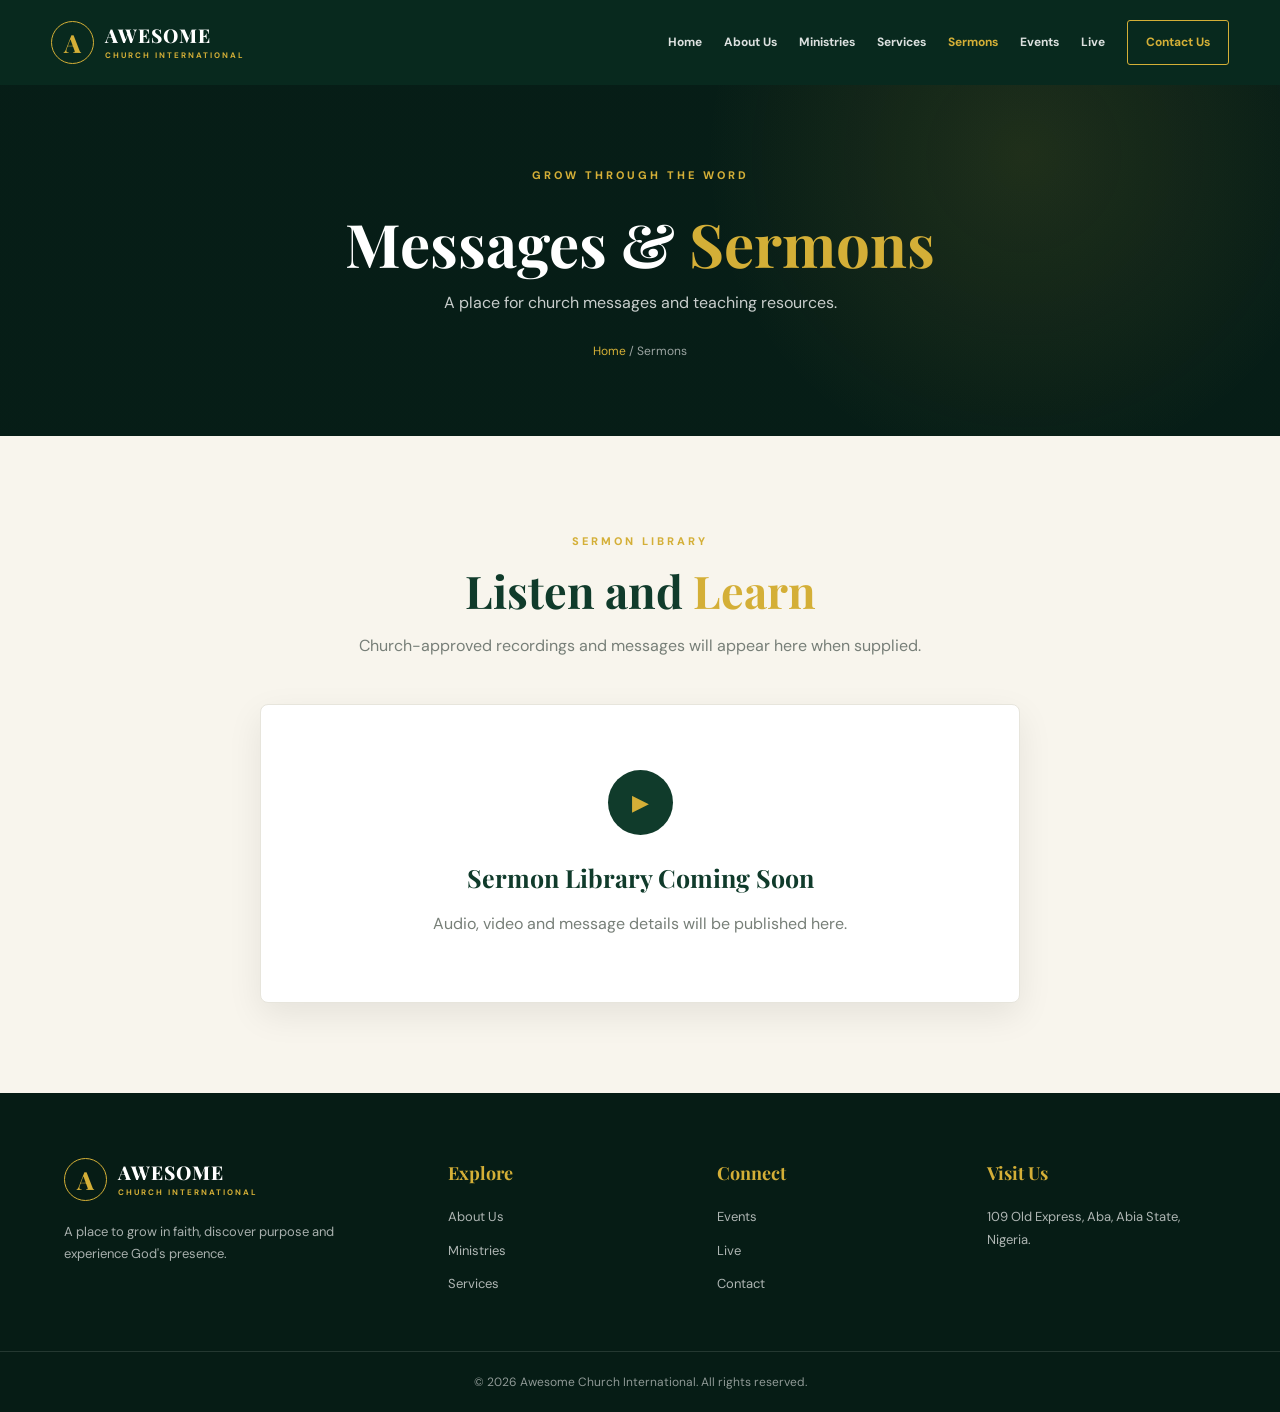
<file: sermons.html>
<!DOCTYPE html>
<html lang="en">
<head>
    <meta charset="UTF-8">
    <meta name="viewport" content="width=device-width, initial-scale=1.0">
    <title>Sermons | Awesome Church International</title>
    <link rel="preconnect" href="https://fonts.googleapis.com">
    <link rel="preconnect" href="https://fonts.gstatic.com" crossorigin>
    <link href="https://fonts.googleapis.com/css2?family=DM+Sans:wght@400;500;600;700;800&family=Playfair+Display:wght@500;600;700;800&display=swap" rel="stylesheet">
    <link rel="stylesheet" href="style.css">
</head>
<body>

<header class="header" id="header">
    <div class="nav-container">
        <a href="index.html" class="logo"><span class="logo-icon">A</span><span class="logo-text">AWESOME<small>CHURCH INTERNATIONAL</small></span></a>
        <button class="menu-toggle" id="menu-toggle" aria-label="Open navigation" aria-expanded="false"><span></span><span></span><span></span></button>
        <nav class="navigation" id="navigation">
            <a href="index.html">Home</a><a href="about.html">About Us</a><a href="ministries.html">Ministries</a>
            <a href="services.html">Services</a><a href="sermons.html" class="active">Sermons</a>
            <a href="events.html">Events</a><a href="live.html">Live</a><a href="contact.html" class="nav-button">Contact Us</a>
        </nav>
    </div>
</header>

<main>
    <section class="page-hero">
        <div class="container">
            <span class="section-label">GROW THROUGH THE WORD</span>
            <h1>Messages & <span>Sermons</span></h1>
            <p>A place for church messages and teaching resources.</p>
            <div class="breadcrumb"><a href="index.html">Home</a> / Sermons</div>
        </div>
    </section>

    <section class="section">
        <div class="container">
            <div class="section-heading reveal">
                <span class="section-label">SERMON LIBRARY</span>
                <h2>Listen and <span>Learn</span></h2>
                <p>Church-approved recordings and messages will appear here when supplied.</p>
            </div>

            <div class="sermon-placeholder reveal">
                <div class="sermon-symbol">▶</div>
                <h3>Sermon Library Coming Soon</h3>
                <p>Audio, video and message details will be published here.</p>
            </div>
        </div>
    </section>
</main>

<footer class="footer">
    <div class="container footer-grid">
        <div class="footer-brand"><a href="index.html" class="logo footer-logo"><span class="logo-icon">A</span><span class="logo-text">AWESOME<small>CHURCH INTERNATIONAL</small></span></a><p>A place to grow in faith, discover purpose and experience God's presence.</p></div>
        <div class="footer-links"><h3>Explore</h3><a href="about.html">About Us</a><a href="ministries.html">Ministries</a><a href="services.html">Services</a></div>
        <div class="footer-links"><h3>Connect</h3><a href="events.html">Events</a><a href="live.html">Live</a><a href="contact.html">Contact</a></div>
        <div class="footer-links"><h3>Visit Us</h3><p>109 Old Express, Aba, Abia State, Nigeria.</p></div>
    </div>
    <div class="footer-bottom"><div class="container"><p>© <span id="current-year"></span> Awesome Church International. All rights reserved.</p></div></div>
</footer>

<script src="script.js"></script>
</body>
</html>
</file>
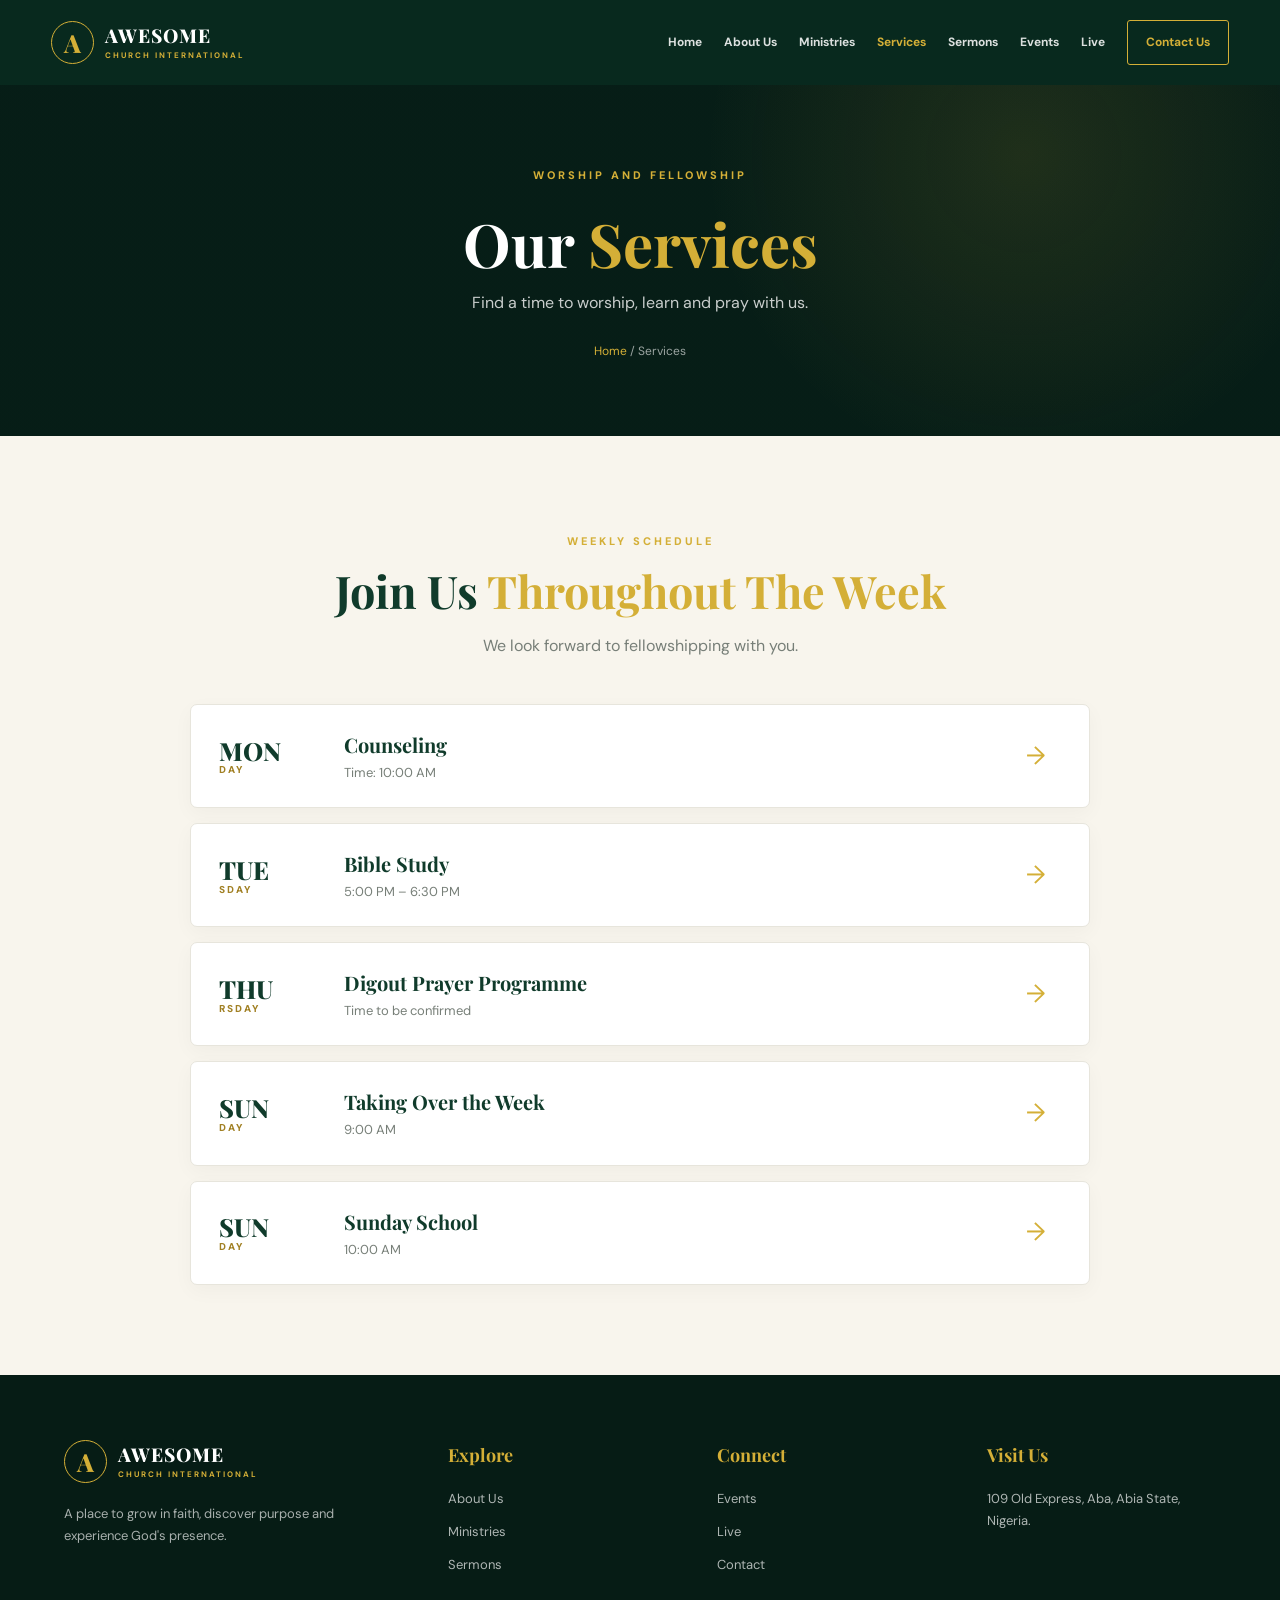
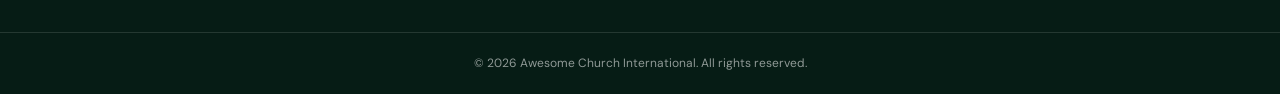
<file: services.html>
<!DOCTYPE html>
<html lang="en">
<head>
    <meta charset="UTF-8">
    <meta name="viewport" content="width=device-width, initial-scale=1.0">
    <title>Services | Awesome Church International</title>
    <link rel="preconnect" href="https://fonts.googleapis.com">
    <link rel="preconnect" href="https://fonts.gstatic.com" crossorigin>
    <link href="https://fonts.googleapis.com/css2?family=DM+Sans:wght@400;500;600;700;800&family=Playfair+Display:wght@500;600;700;800&display=swap" rel="stylesheet">
    <link rel="stylesheet" href="style.css">
</head>
<body>

<header class="header" id="header">
    <div class="nav-container">
        <a href="index.html" class="logo"><span class="logo-icon">A</span><span class="logo-text">AWESOME<small>CHURCH INTERNATIONAL</small></span></a>
        <button class="menu-toggle" id="menu-toggle" aria-label="Open navigation" aria-expanded="false"><span></span><span></span><span></span></button>
        <nav class="navigation" id="navigation">
            <a href="index.html">Home</a><a href="about.html">About Us</a><a href="ministries.html">Ministries</a>
            <a href="services.html" class="active">Services</a><a href="sermons.html">Sermons</a>
            <a href="events.html">Events</a><a href="live.html">Live</a><a href="contact.html" class="nav-button">Contact Us</a>
        </nav>
    </div>
</header>

<main>
    <section class="page-hero">
        <div class="container">
            <span class="section-label">WORSHIP AND FELLOWSHIP</span>
            <h1>Our <span>Services</span></h1>
            <p>Find a time to worship, learn and pray with us.</p>
            <div class="breadcrumb"><a href="index.html">Home</a> / Services</div>
        </div>
    </section>

    <section class="section">
        <div class="container">
            <div class="section-heading reveal">
                <span class="section-label">WEEKLY SCHEDULE</span>
                <h2>Join Us <span>Throughout The Week</span></h2>
                <p>We look forward to fellowshipping with you.</p>
            </div>

            <div class="schedule-list">
                <article class="schedule-item reveal">
                    <div class="schedule-day">MON<span>DAY</span></div>
                    <div class="schedule-details"><h3>Counseling</h3><p>Time: 10:00 AM</p></div>
                    <span class="schedule-arrow">→</span>
                </article>

                <article class="schedule-item reveal">
                    <div class="schedule-day">TUE<span>SDAY</span></div>
                    <div class="schedule-details"><h3>Bible Study</h3><p>5:00 PM – 6:30 PM</p></div>
                    <span class="schedule-arrow">→</span>
                </article>

                <article class="schedule-item reveal">
                    <div class="schedule-day">THU<span>RSDAY</span></div>
                    <div class="schedule-details"><h3>Digout Prayer Programme</h3><p>Time to be confirmed</p></div>
                    <span class="schedule-arrow">→</span>
                </article>

                <article class="schedule-item reveal">
                    <div class="schedule-day">SUN<span>DAY</span></div>
                    <div class="schedule-details"><h3>Taking Over the Week</h3><p>9:00 AM</p></div>
                    <span class="schedule-arrow">→</span>
                </article>

                <article class="schedule-item reveal">
                    <div class="schedule-day">SUN<span>DAY</span></div>
                    <div class="schedule-details"><h3>Sunday School</h3><p>10:00 AM</p></div>
                    <span class="schedule-arrow">→</span>
                </article>
            </div>
        </div>
    </section>
</main>

<footer class="footer">
    <div class="container footer-grid">
        <div class="footer-brand"><a href="index.html" class="logo footer-logo"><span class="logo-icon">A</span><span class="logo-text">AWESOME<small>CHURCH INTERNATIONAL</small></span></a><p>A place to grow in faith, discover purpose and experience God's presence.</p></div>
        <div class="footer-links"><h3>Explore</h3><a href="about.html">About Us</a><a href="ministries.html">Ministries</a><a href="sermons.html">Sermons</a></div>
        <div class="footer-links"><h3>Connect</h3><a href="events.html">Events</a><a href="live.html">Live</a><a href="contact.html">Contact</a></div>
        <div class="footer-links"><h3>Visit Us</h3><p>109 Old Express, Aba, Abia State, Nigeria.</p></div>
    </div>
    <div class="footer-bottom"><div class="container"><p>© <span id="current-year"></span> Awesome Church International. All rights reserved.</p></div></div>
</footer>

<script src="script.js"></script>
</body>
</html>
</file>
<file: style.css>
/* =====================================================
   AWESOME CHURCH INTERNATIONAL
   COMPLETE RESPONSIVE WEBSITE STYLESHEET
===================================================== */

/* 1. GLOBAL SETTINGS
===================================================== */

:root {
    --green: #103b2b;
    --dark-green: #08291e;
    --deep-green: #061c15;
    --gold: #d4af37;
    --cream: #f8f5ed;
    --white: #ffffff;
    --text: #26352d;
    --muted: #777f78;
    --light-green: #e9f0e9;
    --border: #e7e5dc;
    --shadow: 0 12px 35px rgba(0, 0, 0, 0.08);
    --transition: 0.35s ease;
}

* {
    margin: 0;
    padding: 0;
    box-sizing: border-box;
}

html {
    scroll-behavior: smooth;
    scroll-padding-top: 90px;
}

body {
    font-family: "DM Sans", sans-serif;
    background: var(--cream);
    color: var(--text);
    line-height: 1.7;
    overflow-x: hidden;
}

img {
    display: block;
    max-width: 100%;
}

a {
    color: inherit;
    text-decoration: none;
}

button,
input,
textarea,
select {
    font: inherit;
}

button {
    cursor: pointer;
}

.container {
    width: min(1180px, 90%);
    margin: auto;
}

section {
    padding: 90px 0;
}

.section-label {
    display: inline-block;
    color: var(--gold);
    font-size: 11px;
    font-weight: 800;
    letter-spacing: 3px;
    text-transform: uppercase;
    margin-bottom: 12px;
}

.section-heading {
    max-width: 720px;
    margin: 0 auto 45px;
    text-align: center;
}

.section-heading h2,
.intro-heading h2,
.pastor-content h2 {
    color: var(--green);
    font-family: "Playfair Display", serif;
    font-size: clamp(30px, 4vw, 45px);
    line-height: 1.2;
    margin-bottom: 15px;
}

.section-heading h2 span,
.intro-heading h2 span,
.pastor-content h2 span {
    color: var(--gold);
}

.section-heading p,
.intro-text p {
    color: var(--muted);
}

.text-link {
    display: inline-flex;
    align-items: center;
    gap: 10px;
    margin-top: 18px;
    color: var(--green);
    font-size: 14px;
    font-weight: 800;
    transition: gap var(--transition), color var(--transition);
}

.text-link:hover {
    gap: 17px;
    color: #a18024;
}

.text-link span {
    color: var(--gold);
}


/* 2. HEADER AND NAVIGATION
===================================================== */

.header {
    position: sticky;
    top: 0;
    z-index: 1000;
    width: 100%;
    background: var(--dark-green);
    transition: background var(--transition),
                box-shadow var(--transition);
}

.header.scrolled {
    background: rgba(8, 41, 30, 0.97);
    box-shadow: 0 5px 25px rgba(0, 0, 0, 0.16);
}

.nav-container {
    width: min(1250px, 92%);
    min-height: 85px;
    margin: auto;
    display: flex;
    align-items: center;
    justify-content: space-between;
    gap: 25px;
}

.logo {
    display: inline-flex;
    align-items: center;
    gap: 11px;
    color: var(--white);
    white-space: nowrap;
}

.logo-icon {
    width: 43px;
    height: 43px;
    display: grid;
    place-items: center;
    border: 1px solid var(--gold);
    border-radius: 50%;
    color: var(--gold);
    font-family: "Playfair Display", serif;
    font-size: 25px;
    font-weight: 800;
}

.logo-text {
    display: flex;
    flex-direction: column;
    color: var(--white);
    font-family: "Playfair Display", serif;
    font-size: 19px;
    font-weight: 800;
    line-height: 1.1;
    letter-spacing: 1px;
}

.logo-text small {
    margin-top: 5px;
    color: var(--gold);
    font-family: "DM Sans", sans-serif;
    font-size: 8px;
    font-weight: 700;
    letter-spacing: 2px;
}

.navigation {
    display: flex;
    align-items: center;
    gap: 22px;
}

.navigation a {
    color: rgba(255, 255, 255, 0.86);
    font-size: 12px;
    font-weight: 700;
    transition: color var(--transition);
}

.navigation a:hover,
.navigation a.active {
    color: var(--gold);
}

.navigation .nav-button {
    padding: 11px 18px;
    border: 1px solid var(--gold);
    border-radius: 3px;
    color: var(--gold);
}

.navigation .nav-button:hover {
    background: var(--gold);
    color: var(--dark-green);
}

.menu-toggle {
    display: none;
    width: 42px;
    height: 42px;
    padding: 9px;
    border: 1px solid rgba(255, 255, 255, 0.2);
    border-radius: 4px;
    background: transparent;
}

.menu-toggle span {
    display: block;
    width: 22px;
    height: 2px;
    margin: 5px auto;
    background: var(--white);
    transition: transform var(--transition), opacity var(--transition);
}

.menu-toggle.active span:first-child {
    transform: translateY(7px) rotate(45deg);
}

.menu-toggle.active span:nth-child(2) {
    opacity: 0;
}

.menu-toggle.active span:last-child {
    transform: translateY(-7px) rotate(-45deg);
}


/* 3. BUTTONS
===================================================== */

.btn {
    display: inline-flex;
    align-items: center;
    justify-content: center;
    gap: 10px;
    padding: 14px 27px;
    border: 1px solid transparent;
    border-radius: 4px;
    font-size: 13px;
    font-weight: 800;
    transition: background var(--transition),
                color var(--transition),
                border-color var(--transition),
                transform var(--transition);
}

.btn:hover {
    transform: translateY(-3px);
}

.btn-gold {
    background: var(--gold);
    color: var(--dark-green);
}

.btn-gold:hover {
    background: var(--white);
    color: var(--green);
}

.btn-outline {
    border-color: rgba(255, 255, 255, 0.7);
    color: var(--white);
}

.btn-outline:hover {
    background: var(--white);
    color: var(--green);
}

.btn-dark {
    background: var(--green);
    color: var(--white);
}

.btn-dark:hover {
    background: var(--gold);
    color: var(--dark-green);
}


/* 4. HOMEPAGE HERO
===================================================== */

.hero {
    min-height: 680px;
    position: relative;
    display: flex;
    align-items: center;
    overflow: hidden;
    background:
        linear-gradient(90deg, rgba(6, 28, 21, 0.96), rgba(6, 28, 21, 0.72)),
        url("images/church-hero.jpg") center/cover no-repeat,
        var(--dark-green);
}

.hero-overlay {
    position: absolute;
    inset: 0;
    background:
        radial-gradient(circle at 80% 30%, rgba(212, 175, 55, 0.13), transparent 35%);
    pointer-events: none;
}

.hero-container {
    position: relative;
    z-index: 2;
    width: min(1180px, 90%);
    margin: auto;
    display: grid;
    grid-template-columns: 1.35fr 0.65fr;
    align-items: center;
    gap: 60px;
}

.hero-content {
    max-width: 760px;
    padding: 90px 0;
}

.hero-label {
    display: inline-block;
    color: var(--gold);
    font-size: 11px;
    font-weight: 800;
    letter-spacing: 3px;
}

.hero h1 {
    color: var(--white);
    font-family: "Playfair Display", serif;
    font-size: clamp(43px, 6.5vw, 76px);
    line-height: 1.08;
    margin: 20px 0;
}

.hero h1 span {
    display: block;
    color: var(--gold);
}

.hero-content > p {
    max-width: 610px;
    margin-bottom: 30px;
    color: rgba(255, 255, 255, 0.82);
    font-size: 16px;
}

.hero-buttons {
    display: flex;
    flex-wrap: wrap;
    gap: 15px;
}

.hero-location {
    display: flex;
    align-items: center;
    gap: 10px;
    margin-top: 35px;
    color: rgba(255, 255, 255, 0.7);
    font-size: 12px;
}

.hero-location span {
    color: var(--gold);
}

.hero-side {
    display: flex;
    justify-content: flex-end;
}

.hero-card {
    width: 100%;
    max-width: 340px;
    padding: 35px;
    border: 1px solid rgba(212, 175, 55, 0.45);
    border-radius: 8px;
    background: rgba(255, 255, 255, 0.08);
    backdrop-filter: blur(12px);
    box-shadow: 0 20px 55px rgba(0, 0, 0, 0.2);
}

.card-top-label {
    color: var(--gold);
    font-size: 10px;
    font-weight: 800;
    letter-spacing: 2px;
}

.hero-card h3 {
    margin: 18px 0 12px;
    color: var(--white);
    font-family: "Playfair Display", serif;
    font-size: 29px;
    line-height: 1.25;
}

.hero-card p {
    margin-bottom: 25px;
    color: rgba(255, 255, 255, 0.75);
    font-size: 14px;
}

.hero-card a {
    display: flex;
    justify-content: space-between;
    align-items: center;
    padding-top: 15px;
    border-top: 1px solid rgba(255, 255, 255, 0.2);
    color: var(--gold);
    font-size: 12px;
    font-weight: 800;
}

.hero-scroll {
    position: absolute;
    bottom: 22px;
    left: 50%;
    z-index: 2;
    display: flex;
    align-items: center;
    gap: 10px;
    transform: translateX(-50%);
    color: rgba(255, 255, 255, 0.65);
    font-size: 9px;
    font-weight: 800;
    letter-spacing: 2px;
}

.hero-scroll span {
    width: 28px;
    height: 1px;
    background: var(--gold);
}


/* 5. INNER PAGE HERO
===================================================== */

.page-hero {
    min-height: 340px;
    display: flex;
    align-items: center;
    justify-content: center;
    padding: 75px 20px;
    text-align: center;
    background:
        radial-gradient(circle at 80% 20%, rgba(212, 175, 55, 0.12), transparent 30%),
        linear-gradient(rgba(6, 28, 21, 0.94), rgba(6, 28, 21, 0.94)),
        var(--green);
}

.page-hero h1 {
    margin: 10px 0;
    color: var(--white);
    font-family: "Playfair Display", serif;
    font-size: clamp(38px, 6vw, 60px);
    line-height: 1.2;
}

.page-hero h1 span {
    color: var(--gold);
}

.page-hero p {
    max-width: 650px;
    margin: 0 auto;
    color: rgba(255, 255, 255, 0.78);
}

.breadcrumb {
    margin-top: 25px;
    color: rgba(255, 255, 255, 0.6);
    font-size: 12px;
}

.breadcrumb a {
    color: var(--gold);
}


/* 6. HOMEPAGE INTRODUCTION
===================================================== */

.intro-section {
    background: var(--cream);
}

.intro-grid {
    display: grid;
    grid-template-columns: 1fr 1fr;
    align-items: center;
    gap: 65px;
}

.intro-heading h2 {
    max-width: 500px;
}

.intro-text p {
    font-size: 15px;
}


/* 7. WEEKLY PROGRAMMES
===================================================== */

.programme-section {
    background: var(--white);
}

.programme-grid {
    display: grid;
    grid-template-columns: repeat(3, minmax(0, 1fr));
    gap: 22px;
}

.programme-card {
    min-width: 0;
    padding: 30px;
    border: 1px solid var(--border);
    border-radius: 7px;
    background: var(--cream);
    transition: transform var(--transition),
                background var(--transition),
                border-color var(--transition),
                box-shadow var(--transition);
}

.programme-card:hover {
    transform: translateY(-6px);
    background: var(--light-green);
    border-color: var(--gold);
    box-shadow: var(--shadow);
}

.programme-day {
    color: #a18024;
    font-size: 11px;
    font-weight: 800;
    letter-spacing: 2px;
}

.programme-icon {
    width: 45px;
    height: 45px;
    display: grid;
    place-items: center;
    margin: 18px 0;
    border-radius: 50%;
    background: var(--green);
    color: var(--gold);
    font-size: 19px;
}

.programme-card h3 {
    color: var(--green);
    font-family: "Playfair Display", serif;
    font-size: 21px;
    line-height: 1.3;
    margin-bottom: 10px;
}

.programme-card p {
    color: var(--muted);
    font-size: 13px;
}

.center-button {
    margin-top: 40px;
    text-align: center;
}


/* 8. PASTOR SECTION
===================================================== */

.pastor-section {
    background: var(--dark-green);
}

.pastor-grid {
    display: grid;
    grid-template-columns: 0.9fr 1.1fr;
    align-items: center;
    gap: 65px;
}

.pastor-image {
    min-width: 0;
}

.pastor-placeholder {
    min-height: 420px;
    display: grid;
    place-items: center;
    border: 1px solid rgba(212, 175, 55, 0.4);
    border-radius: 8px;
    background:
        radial-gradient(circle at 50% 30%, rgba(212, 175, 55, 0.2), transparent 40%),
        linear-gradient(135deg, #174a35, #061c15);
}

.pastor-placeholder span {
    color: var(--gold);
    font-family: "Playfair Display", serif;
    font-size: 70px;
    font-weight: 800;
}

.pastor-content h2 {
    color: var(--white);
}

.pastor-content h2 span {
    display: block;
}

.pastor-content h3 {
    margin: 18px 0 12px;
    color: var(--gold);
    font-family: "Playfair Display", serif;
    font-size: 22px;
}

.pastor-content p {
    color: rgba(255, 255, 255, 0.75);
}


/* 9. LEADERSHIP SECTION
===================================================== */

.leadership-section {
    background: var(--cream);
}

.leaders-grid {
    display: grid;
    grid-template-columns: repeat(3, minmax(0, 1fr));
    gap: 25px;
    align-items: stretch;
}

.leader-card {
    min-width: 0;
    overflow: hidden;
    border: 1px solid var(--border);
    border-radius: 8px;
    background: var(--white);
    box-shadow: var(--shadow);

    opacity: 1;
    transform: none;

    transition:
        opacity 0.75s ease,
        transform 0.75s cubic-bezier(0.2, 0.7, 0.2, 1),
        box-shadow var(--transition);
}

.js .leader-card {
    opacity: 0;
    transform: translateX(-65px);
}

.js .leader-card.show {
    opacity: 1;
    transform: translateX(0);
}
.leader-card:hover {
    box-shadow: 0 18px 40px rgba(0, 0, 0, 0.13);
}

.leader-photo {
    height: 260px;
    display: flex;
    align-items: center;
    justify-content: center;
    overflow: hidden;
    background: linear-gradient(135deg, var(--green), #426d50);
}

.leader-photo img {
    width: 100%;
    height: 100%;
    object-fit: cover;
}

.leader-placeholder span {
    color: var(--gold);
    font-family: "Playfair Display", serif;
    font-size: 45px;
    font-weight: 800;
}

.leader-info {
    min-height: 130px;
    padding: 22px;
    text-align: center;
}

.leader-role {
    display: block;
    margin-bottom: 8px;
    color: #a18024;
    font-size: 10px;
    font-weight: 800;
    letter-spacing: 2px;
}

.leader-info h3 {
    color: var(--green);
    font-family: "Playfair Display", serif;
    font-size: 18px;
    line-height: 1.4;
    overflow-wrap: anywhere;
}


/* 10. YOUTH LEADERSHIP
===================================================== */

.youth-section {
    background: #eeeae0;
}

/* Your HTML uses leaders-grid youth-leaders-grid.
   This selector styles that exact combination. */

.youth-leaders-grid {
    grid-template-columns: repeat(3, minmax(0, 1fr));
}

.youth-card {
    border-bottom: 3px solid var(--gold);
}


/* 11. MINISTRY COMMUNITY
===================================================== */

.ministry-section {
    background: var(--white);
}


/* 12. SERMONS
===================================================== */

.sermon-placeholder {
    max-width: 760px;
    margin: auto;
    padding: 65px 25px;
    border: 1px solid var(--border);
    border-radius: 8px;
    background: var(--white);
    box-shadow: var(--shadow);
    text-align: center;
}

.sermon-symbol {
    width: 65px;
    height: 65px;
    display: grid;
    place-items: center;
    margin: 0 auto 22px;
    border-radius: 50%;
    background: var(--green);
    color: var(--gold);
    font-size: 22px;
}

.sermon-placeholder h3 {
    margin-bottom: 10px;
    color: var(--green);
    font-family: "Playfair Display", serif;
    font-size: 25px;
}

.sermon-placeholder p {
    color: var(--muted);
}


/* 13. EVENTS
===================================================== */

.event-empty {
    max-width: 760px;
    margin: auto;
    padding: 55px 25px;
    border: 1px solid var(--border);
    border-radius: 8px;
    background: var(--white);
    text-align: center;
}

.event-empty h3 {
    margin-bottom: 10px;
    color: var(--green);
    font-family: "Playfair Display", serif;
    font-size: 24px;
}

.event-empty p {
    color: var(--muted);
}


/* 14. SERVICES SCHEDULE
===================================================== */

.schedule-list {
    max-width: 900px;
    margin: auto;
    display: grid;
    gap: 15px;
}

.schedule-item {
    display: grid;
    grid-template-columns: 100px 1fr 35px;
    align-items: center;
    gap: 25px;
    padding: 23px 28px;
    border: 1px solid var(--border);
    border-radius: 7px;
    background: var(--white);
    box-shadow: 0 6px 20px rgba(0, 0, 0, 0.035);
    transition: transform var(--transition),
                border-color var(--transition);
}

.schedule-item:hover {
    transform: translateX(5px);
    border-color: var(--gold);
}

.schedule-day {
    color: var(--green);
    font-family: "Playfair Display", serif;
    font-size: 25px;
    font-weight: 800;
    line-height: 1.1;
}

.schedule-day span {
    display: block;
    color: #a18024;
    font-family: "DM Sans", sans-serif;
    font-size: 10px;
    letter-spacing: 2px;
}

.schedule-details h3 {
    color: var(--green);
    font-family: "Playfair Display", serif;
    font-size: 20px;
}

.schedule-details p {
    color: var(--muted);
    font-size: 13px;
}

.schedule-arrow {
    color: var(--gold);
    font-size: 25px;
}


/* 15. LIVE PAGE
===================================================== */

.live-container {
    max-width: 950px;
    margin: auto;
}

.live-screen {
    min-height: 400px;
    display: grid;
    place-items: center;
    padding: 30px;
    border-radius: 8px;
    background:
        radial-gradient(circle at center, rgba(212, 175, 55, 0.12), transparent 45%),
        var(--deep-green);
    color: var(--white);
    text-align: center;
}

.live-screen-content {
    max-width: 600px;
}

.live-indicator {
    display: inline-block;
    padding: 7px 14px;
    border: 1px solid rgba(212, 175, 55, 0.5);
    border-radius: 30px;
    color: var(--gold);
    font-size: 10px;
    font-weight: 800;
    letter-spacing: 2px;
}

.live-play {
    width: 70px;
    height: 70px;
    display: grid;
    place-items: center;
    margin: 25px auto;
    border: 1px solid var(--gold);
    border-radius: 50%;
    color: var(--gold);
    font-size: 22px;
}

.live-screen h2 {
    color: var(--white);
    font-family: "Playfair Display", serif;
    font-size: 30px;
}

.live-screen p {
    margin-top: 10px;
    color: rgba(255, 255, 255, 0.7);
}

.live-info {
    padding: 30px 10px 0;
    text-align: center;
}

.live-info h3 {
    margin-bottom: 8px;
    color: var(--green);
    font-family: "Playfair Display", serif;
    font-size: 25px;
}

.live-info p {
    margin-bottom: 20px;
    color: var(--muted);
}


/* 16. ABOUT PAGE
===================================================== */

.about-grid {
    display: grid;
    grid-template-columns: 0.9fr 1.1fr;
    align-items: center;
    gap: 55px;
}

.about-visual-inner {
    min-height: 400px;
    display: flex;
    flex-direction: column;
    align-items: center;
    justify-content: center;
    gap: 15px;
    border-radius: 8px;
    background: linear-gradient(135deg, var(--green), var(--deep-green));
    color: var(--gold);
}

.about-visual-inner > span {
    font-family: "Playfair Display", serif;
    font-size: 90px;
    font-weight: 800;
}

.about-visual-inner p {
    color: var(--white);
    font-size: 12px;
    font-weight: 800;
    letter-spacing: 3px;
}

.about-content h2 {
    margin: 10px 0 18px;
    color: var(--green);
    font-family: "Playfair Display", serif;
    font-size: clamp(30px, 4vw, 43px);
}

.about-content p {
    margin-bottom: 15px;
    color: var(--muted);
}

.mission-section {
    background: var(--white);
}

.mission-grid {
    display: grid;
    grid-template-columns: repeat(3, minmax(0, 1fr));
    gap: 22px;
}

.mission-card {
    padding: 30px;
    border: 1px solid var(--border);
    border-radius: 7px;
    background: var(--cream);
}

.mission-card h3 {
    margin: 15px 0 10px;
    color: var(--green);
    font-family: "Playfair Display", serif;
    font-size: 22px;
}

.mission-card p {
    color: var(--muted);
    font-size: 14px;
}


/* 17. CONTACT PAGE
===================================================== */

.contact-grid {
    display: grid;
    grid-template-columns: 0.85fr 1.15fr;
    align-items: start;
    gap: 45px;
}

.contact-info h2 {
    margin-bottom: 15px;
    color: var(--green);
    font-family: "Playfair Display", serif;
    font-size: 30px;
}

.contact-info > p {
    margin-bottom: 25px;
    color: var(--muted);
}

.contact-detail {
    display: flex;
    align-items: flex-start;
    gap: 15px;
    margin: 22px 0;
}

.contact-detail > span {
    width: 42px;
    height: 42px;
    flex-shrink: 0;
    display: grid;
    place-items: center;
    border-radius: 50%;
    background: var(--green);
    color: var(--gold);
}

.contact-detail h3 {
    color: var(--green);
    font-size: 14px;
}

.contact-detail p {
    color: var(--muted);
    font-size: 13px;
}

.contact-form {
    padding: 35px;
    border: 1px solid var(--border);
    border-radius: 8px;
    background: var(--white);
    box-shadow: var(--shadow);
}

.contact-form label {
    display: block;
    margin-bottom: 7px;
    color: var(--green);
    font-size: 13px;
    font-weight: 700;
}

.contact-form input,
.contact-form textarea {
    width: 100%;
    padding: 14px;
    margin-bottom: 20px;
    border: 1px solid var(--border);
    border-radius: 4px;
    outline: none;
    background: var(--cream);
    color: var(--text);
}

.contact-form input:focus,
.contact-form textarea:focus {
    border-color: var(--gold);
    box-shadow: 0 0 0 3px rgba(212, 175, 55, 0.12);
}

.contact-form textarea {
    min-height: 150px;
    resize: vertical;
}

.form-note {
    margin-top: 12px;
    color: var(--muted);
    font-size: 11px;
}

.form-status {
    margin-top: 15px;
    color: var(--green);
    font-size: 13px;
}

.map-section {
    padding-top: 0;
    background: var(--cream);
}

.map-placeholder {
    min-height: 300px;
    display: grid;
    place-items: center;
    padding: 25px;
    border: 1px solid var(--border);
    border-radius: 8px;
    background: var(--light-green);
    text-align: center;
}

.map-placeholder a {
    color: var(--green);
    font-weight: 800;
    text-decoration: underline;
}


/* 18. CALL TO ACTION
===================================================== */

.cta-section {
    position: relative;
    overflow: hidden;
    background:
        radial-gradient(circle at 80% 20%, rgba(212, 175, 55, 0.12), transparent 35%),
        var(--green);
    text-align: center;
}

.cta-content {
    max-width: 750px;
    margin: auto;
}

.cta-content h2 {
    margin-bottom: 15px;
    color: var(--white);
    font-family: "Playfair Display", serif;
    font-size: clamp(30px, 4vw, 45px);
    line-height: 1.2;
}

.cta-content h2 span {
    color: var(--gold);
}

.cta-content p {
    margin-bottom: 25px;
    color: rgba(255, 255, 255, 0.75);
}


/* 19. FOOTER
===================================================== */

.footer {
    padding-top: 65px;
    background: var(--deep-green);
    color: var(--white);
}

.footer-grid {
    display: grid;
    grid-template-columns: 1.5fr 1fr 1fr 1fr;
    gap: 40px;
    padding-bottom: 45px;
}

.footer-brand > p {
    max-width: 300px;
    margin-top: 20px;
    color: rgba(255, 255, 255, 0.65);
    font-size: 13px;
}

.footer-links h3 {
    margin-bottom: 18px;
    color: var(--gold);
    font-family: "Playfair Display", serif;
    font-size: 18px;
}

.footer-links a,
.footer-links p {
    display: block;
    margin-bottom: 11px;
    color: rgba(255, 255, 255, 0.68);
    font-size: 13px;
}

.footer-links a:hover {
    color: var(--gold);
}

.footer-bottom {
    padding: 20px 0;
    border-top: 1px solid rgba(255, 255, 255, 0.12);
    color: rgba(255, 255, 255, 0.55);
    font-size: 12px;
    text-align: center;
}


/* 20. GENERAL REVEAL ANIMATION
===================================================== */

.reveal {
    opacity: 1;
    transform: none;
}

.js .reveal {
    opacity: 0;
    transform: translateY(25px);
    transition:
        opacity 0.8s ease,
        transform 0.8s ease;
}

.js .reveal.visible {
    opacity: 1;
    transform: translateY(0);
}


/* 21. RESPONSIVE DESIGN
===================================================== */

@media (max-width: 1050px) {

    .navigation {
        gap: 13px;
    }

    .navigation a {
        font-size: 11px;
    }

    .logo-text {
        font-size: 16px;
    }

    .hero-container {
        gap: 30px;
    }

    .leaders-grid,
    .youth-leaders-grid {
        grid-template-columns: repeat(2, minmax(0, 1fr));
    }

    .footer-grid {
        grid-template-columns: repeat(2, minmax(0, 1fr));
    }
}

@media (max-width: 800px) {

    section {
        padding: 70px 0;
    }

    .nav-container {
        min-height: 75px;
    }

    .menu-toggle {
        display: block;
    }

    .navigation {
        position: absolute;
        top: 75px;
        left: 0;
        width: 100%;
        max-height: calc(100vh - 75px);
        padding: 25px 5%;
        display: none;
        flex-direction: column;
        align-items: flex-start;
        gap: 20px;
        overflow-y: auto;
        background: var(--dark-green);
        box-shadow: 0 15px 25px rgba(0, 0, 0, 0.2);
    }

    .navigation.active {
        display: flex;
    }

    .navigation a {
        width: 100%;
        font-size: 14px;
    }

    .navigation .nav-button {
        width: auto;
    }

    .hero {
        min-height: auto;
    }

    .hero-container {
        grid-template-columns: 1fr;
        gap: 0;
    }

    .hero-content {
        padding: 85px 0 35px;
    }

    .hero-side {
        justify-content: flex-start;
        padding-bottom: 75px;
    }

    .hero-card {
        max-width: 450px;
    }

    .intro-grid,
    .pastor-grid,
    .about-grid,
    .contact-grid {
        grid-template-columns: 1fr;
        gap: 35px;
    }

    .programme-grid,
    .mission-grid {
        grid-template-columns: repeat(2, minmax(0, 1fr));
    }

    .schedule-item {
        grid-template-columns: 80px 1fr 25px;
        gap: 15px;
    }
}

@media (max-width: 540px) {

    .container {
        width: 92%;
    }

    .logo-icon {
        width: 38px;
        height: 38px;
        font-size: 22px;
    }

    .logo-text {
        font-size: 15px;
    }

    .logo-text small {
        font-size: 7px;
    }

    .hero h1 {
        font-size: 43px;
    }

    .hero-content > p {
        font-size: 14px;
    }

    .hero-buttons {
        flex-direction: column;
        align-items: flex-start;
    }

    .hero-buttons .btn {
        width: 100%;
    }

    .hero-location {
        align-items: flex-start;
        font-size: 11px;
    }

    .programme-grid,
    .leaders-grid,
    .youth-leaders-grid,
    .mission-grid,
    .footer-grid {
        grid-template-columns: 1fr;
    }

    .leader-photo {
        height: 280px;
    }

    .pastor-placeholder {
        min-height: 300px;
    }

    .page-hero {
        min-height: 280px;
        padding: 60px 15px;
    }

    .schedule-item {
        grid-template-columns: 65px 1fr 18px;
        gap: 12px;
        padding: 18px 14px;
    }

    .schedule-day {
        font-size: 20px;
    }

    .schedule-details h3 {
        font-size: 16px;
    }

    .schedule-details p {
        font-size: 12px;
    }

    .contact-form {
        padding: 23px;
    }

    .live-screen {
        min-height: 300px;
    }

    .live-screen h2 {
        font-size: 24px;
    }

    .footer-grid {
        gap: 30px;
    }
}


/* 22. ACCESSIBILITY
===================================================== */

@media (prefers-reduced-motion: reduce) {

    *,
    *::before,
    *::after {
        scroll-behavior: auto !important;
        animation-duration: 0.01ms !important;
        animation-iteration-count: 1 !important;
        transition-duration: 0.01ms !important;
    }
}
</file>
